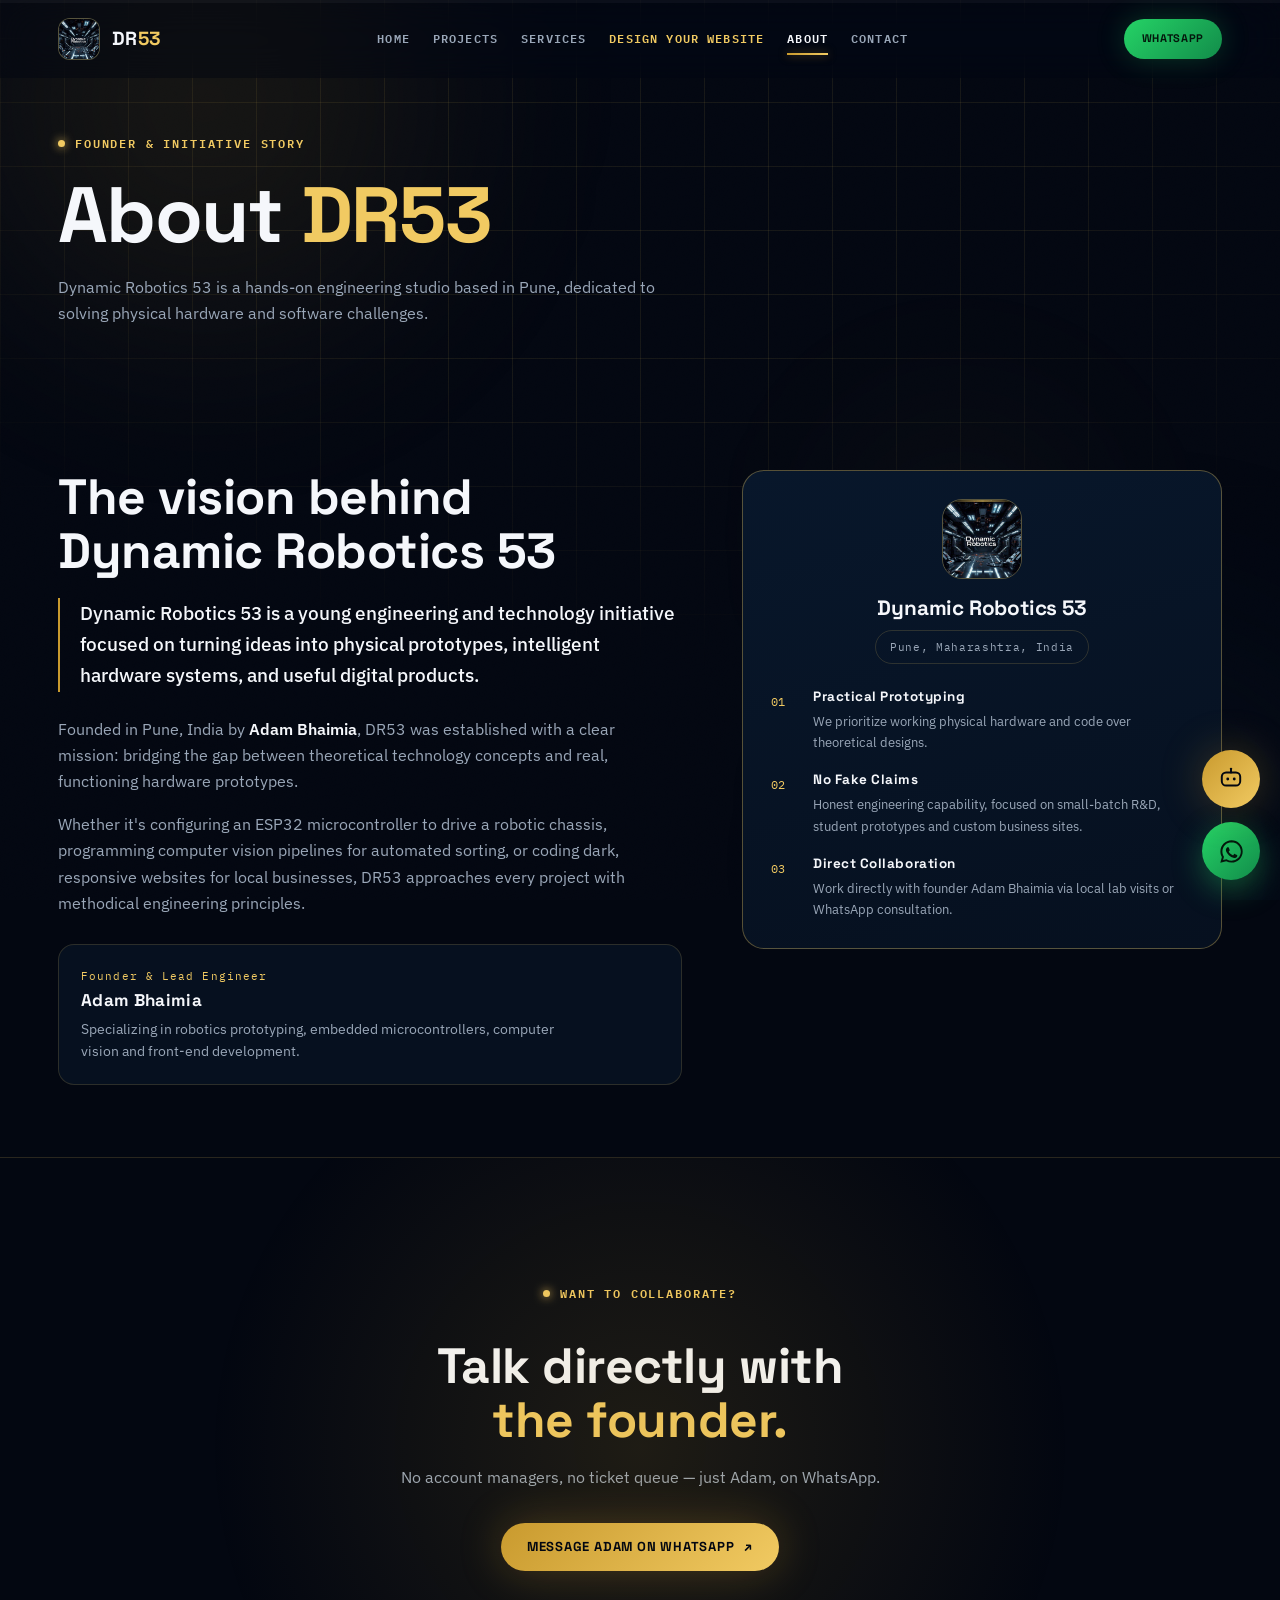
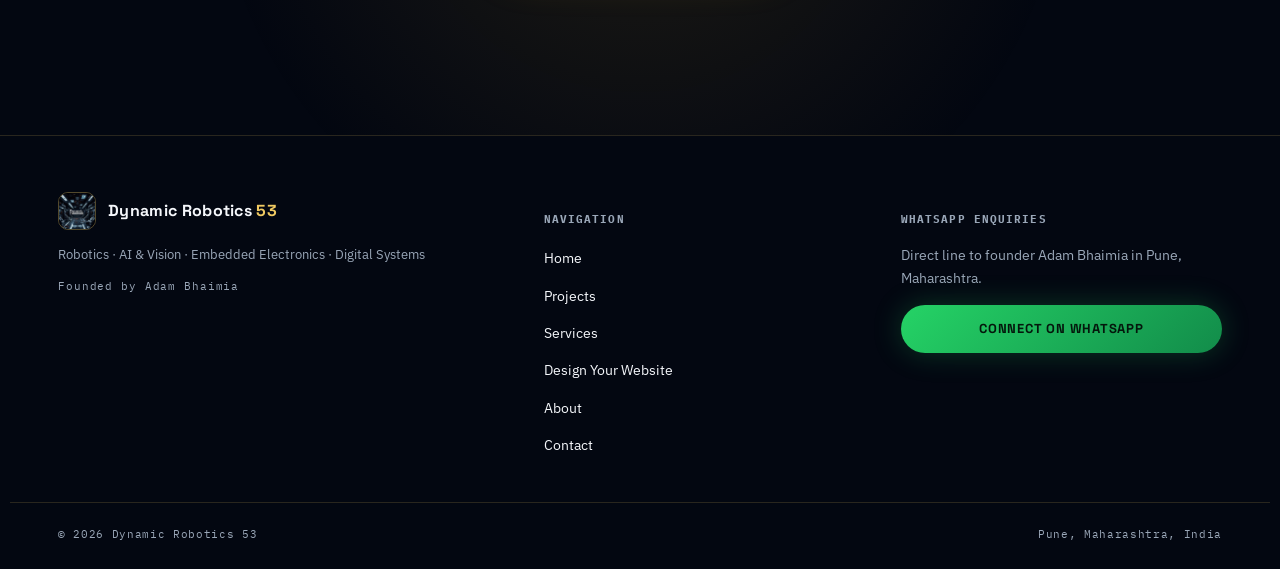
<file: about.html>
<!DOCTYPE html>
<html lang="en">
<head>
<meta charset="UTF-8">
<meta name="viewport" content="width=device-width, initial-scale=1, viewport-fit=cover">
<title>About Adam Bhaimia &amp; DR53 — Dynamic Robotics 53</title>
<meta name="description" content="Learn about Dynamic Robotics 53 (DR53), founded by Adam Bhaimia in Pune, India. Physical hardware engineering, prototyping and modern web development.">
<meta name="theme-color" content="#030711">
<link rel="icon" href="assets/favicon.png" type="image/png">
<link rel="apple-touch-icon" href="assets/logo.png">
<meta property="og:title" content="About DR53 — Dynamic Robotics 53">
<meta property="og:description" content="Founded by Adam Bhaimia in Pune — practical prototyping over theoretical claims.">
<meta property="og:type" content="website">
<meta property="og:image" content="assets/logo.png">
<meta name="twitter:card" content="summary_large_image">
<link rel="preconnect" href="https://fonts.googleapis.com">
<link rel="preconnect" href="https://fonts.gstatic.com" crossorigin>
<link href="https://fonts.googleapis.com/css2?family=Space+Grotesk:wght@500;700&amp;family=IBM+Plex+Sans:wght@400;500;600&amp;family=IBM+Plex+Mono:wght@500;600&amp;display=swap" rel="stylesheet">
<link rel="stylesheet" href="style.css">
</head>
<body>
<a class="skip-link" href="#main">Skip to content</a>

<div class="boot-loader" id="bootLoader" aria-hidden="true">
  <div class="boot-inner">
    <div class="boot-mark">DR<b>53</b></div>
    <div class="boot-label">Engineering Systems / Initializing</div>
    <div class="boot-bar"><span></span></div>
    <div class="boot-status" id="bootStatus">Calibrating interface…</div>
  </div>
</div>

<div class="scroll-progress" aria-hidden="true"><span></span></div>
<div class="bg-noise" aria-hidden="true"></div>
<div class="bg-grid" aria-hidden="true"></div>
<div class="bg-glow" aria-hidden="true"><i></i><i></i><i></i></div>
<div class="bg-particles" id="bgParticles" aria-hidden="true"></div>

<header class="site-header" id="siteHeader">
  <div class="nav-wrap container">
    <a href="index.html" class="nav-brand" aria-label="DR53 home">
      <span class="nav-logo"><img src="assets/logo.png" alt="" onerror="this.parentElement.style.display='none'"></span>
      <span class="nav-wordmark">DR<b>53</b></span>
    </a>
    <nav class="nav-links" aria-label="Primary navigation">
      <a href="index.html" class="nav-link">Home</a>
      <a href="projects.html" class="nav-link">Projects</a>
      <a href="services.html" class="nav-link">Services</a>
      <a href="software.html" class="nav-link nav-link--accent">Design Your Website</a>
      <a href="about.html" class="nav-link is-active">About</a>
      <a href="visit.html" class="nav-link">Contact</a>
    </nav>
    <div class="nav-actions">
      <a href="https://wa.me/918149916052" target="_blank" rel="noopener" class="btn btn-whatsapp btn-sm nav-wa" data-magnetic>WhatsApp</a>
      <button class="nav-toggle" id="navToggle" aria-label="Open navigation" aria-controls="mobileNav" aria-expanded="false">
        <span class="nav-toggle-box"><i></i><i></i><i></i></span>
      </button>
    </div>
  </div>

</header>
  <div class="mobile-nav" id="mobileNav">
    <nav aria-label="Mobile navigation">
      <a href="index.html" class="mobile-link"><span class="mobile-link-label">Home</span><span class="mobile-link-num">01</span></a>
      <a href="projects.html" class="mobile-link"><span class="mobile-link-label">Projects</span><span class="mobile-link-num">02</span></a>
      <a href="services.html" class="mobile-link"><span class="mobile-link-label">Services</span><span class="mobile-link-num">03</span></a>
      <a href="software.html" class="mobile-link mobile-link--accent"><span class="mobile-link-label">Design Your Website</span><span class="mobile-link-num">04</span></a>
      <a href="about.html" class="mobile-link is-active"><span class="mobile-link-label">About</span><span class="mobile-link-num">05</span></a>
      <a href="visit.html" class="mobile-link"><span class="mobile-link-label">Contact</span><span class="mobile-link-num">06</span></a>
    </nav>
    <div class="mobile-nav-foot">
      <a href="https://wa.me/918149916052?text=Hi%20Adam%2C%20I%20want%20to%20start%20a%20DR53%20project." target="_blank" rel="noopener" class="btn btn-whatsapp btn-lg">Message Adam on WhatsApp</a>
      <span class="mobile-nav-tag">DR53 · Pune, Maharashtra, India</span>
    </div>
  </div>

<main id="main">
  <section class="section section-tight" style="padding-top:calc(var(--nav-h) + 50px);">
    <div class="container" data-reveal>
      <span class="kicker">Founder &amp; Initiative Story</span>
      <h1>About <span class="gold-text">DR53</span></h1>
      <p style="font-size:16px;max-width:60ch;margin-top:16px;">Dynamic Robotics 53 is a hands-on engineering studio based in Pune, dedicated to solving physical hardware and software challenges.</p>
    </div>
  </section>

  <section class="section section-tight">
    <div class="container about-grid">
      <div data-reveal>
        <h2 style="margin-bottom:20px;">The vision behind Dynamic Robotics 53</h2>
        <p class="about-lead">Dynamic Robotics 53 is a young engineering and technology initiative focused on turning ideas into physical prototypes, intelligent hardware systems, and useful digital products.</p>
        <p>Founded in Pune, India by <strong>Adam Bhaimia</strong>, DR53 was established with a clear mission: bridging the gap between theoretical technology concepts and real, functioning hardware prototypes.</p>
        <p>Whether it's configuring an ESP32 microcontroller to drive a robotic chassis, programming computer vision pipelines for automated sorting, or coding dark, responsive websites for local businesses, DR53 approaches every project with methodical engineering principles.</p>

        <div class="founder-strip">
          <div>
            <span>Founder &amp; Lead Engineer</span>
            <h4 style="font-size:17px;">Adam Bhaimia</h4>
            <p style="margin:0;font-size:13.5px;">Specializing in robotics prototyping, embedded microcontrollers, computer vision and front-end development.</p>
          </div>
        </div>
      </div>

      <div class="identity-card" data-reveal data-spotlight>
        <div class="identity-mark"><img src="assets/logo.png" alt="Dynamic Robotics 53 identity mark" onerror="this.parentElement.style.display='none'"><div class="core-scan" aria-hidden="true"></div></div>
        <h3>Dynamic Robotics 53</h3>
        <span class="location-badge">Pune, Maharashtra, India</span>

        <div class="pillars">
          <div class="pillar"><span class="pillar-num">01</span><div><h4>Practical Prototyping</h4><p>We prioritize working physical hardware and code over theoretical designs.</p></div></div>
          <div class="pillar"><span class="pillar-num">02</span><div><h4>No Fake Claims</h4><p>Honest engineering capability, focused on small-batch R&amp;D, student prototypes and custom business sites.</p></div></div>
          <div class="pillar"><span class="pillar-num">03</span><div><h4>Direct Collaboration</h4><p>Work directly with founder Adam Bhaimia via local lab visits or WhatsApp consultation.</p></div></div>
        </div>
      </div>
    </div>
  </section>

  <section class="cta-band" data-reveal>
    <div class="cta-glow" aria-hidden="true"></div>
    <div class="container">
      <span class="kicker">Want to Collaborate?</span>
      <h2>Talk directly with<br><span class="gold-text">the founder.</span></h2>
      <p class="center">No account managers, no ticket queue — just Adam, on WhatsApp.</p>
      <div class="hero-ctas center">
        <a class="btn btn-primary" href="https://wa.me/918149916052?text=Hi%20Adam%2C%20I%20found%20your%20About%20page%20and%20want%20to%20connect." target="_blank" rel="noopener" data-magnetic>Message Adam on WhatsApp <span class="arrow">↗</span></a>
      </div>
    </div>
  </section>
</main>

<footer class="site-footer">
  <div class="container footer-grid">
    <div class="footer-brand">
      <div class="footer-brand-row">
        <span class="footer-logo"><img src="assets/logo.png" alt="" onerror="this.parentElement.style.display='none'"></span>
        <span class="footer-name">Dynamic Robotics <span class="gold-text">53</span></span>
      </div>
      <p>Robotics · AI &amp; Vision · Embedded Electronics · Digital Systems</p>
      <div class="founder-credit">Founded by Adam Bhaimia</div>
    </div>
    <div class="footer-links">
      <h5>Navigation</h5>
      <ul>
        <li><a href="index.html">Home</a></li>
        <li><a href="projects.html">Projects</a></li>
        <li><a href="services.html">Services</a></li>
        <li><a href="software.html">Design Your Website</a></li>
        <li><a href="about.html">About</a></li>
        <li><a href="visit.html">Contact</a></li>
      </ul>
    </div>
    <div class="footer-contact">
      <h5>WhatsApp Enquiries</h5>
      <p style="font-size:13.5px;margin-bottom:16px;">Direct line to founder Adam Bhaimia in Pune, Maharashtra.</p>
      <a href="https://wa.me/918149916052" target="_blank" rel="noopener" class="btn btn-whatsapp btn-block">Connect on WhatsApp</a>
    </div>
  </div>
  <div class="container footer-bottom">
    <span>© 2026 Dynamic Robotics 53</span>
    <span>Pune, Maharashtra, India</span>
  </div>
</footer>

<a href="https://wa.me/918149916052" target="_blank" rel="noopener" class="wa-float" aria-label="Chat with DR53 on WhatsApp">
  <svg viewBox="0 0 24 24"><path fill="currentColor" d="M12.04 2c-5.46 0-9.91 4.45-9.91 9.91 0 1.75.46 3.45 1.32 4.95L2.05 22l5.25-1.38c1.45.79 3.08 1.21 4.74 1.21 5.46 0 9.91-4.45 9.91-9.91 0-2.65-1.03-5.14-2.9-7.01A9.84 9.84 0 0 0 12.04 2m.01 1.67c4.54 0 8.24 3.7 8.24 8.24 0 2.2-.86 4.27-2.42 5.82a8.19 8.19 0 0 1-5.83 2.42c-1.46 0-2.89-.39-4.14-1.13l-.3-.18-3.08.81.82-3-.19-.31c-.81-1.3-1.24-2.81-1.24-4.37 0-4.54 3.7-8.24 8.24-8.24m4.52 11.23c-.25-.13-1.47-.72-1.7-.81-.23-.08-.39-.13-.56.13-.17.25-.66.81-.81.98-.15.17-.3.19-.55.06-.25-.13-1.05-.39-2-1.23-.74-.66-1.24-1.47-1.39-1.72-.15-.25-.02-.38.11-.51.11-.11.25-.29.37-.44.13-.15.17-.25.25-.42.08-.17.04-.31-.02-.44-.06-.13-.56-1.34-.76-1.84-.2-.48-.4-.42-.56-.43h-.48c-.17 0-.44.06-.67.31-.23.25-.88.86-.88 2.1 0 1.24.9 2.44 1.03 2.61.13.17 1.76 2.68 4.26 3.76.6.26 1.06.41 1.42.53.6.19 1.15.16 1.58.1.48-.07 1.47-.6 1.68-1.18.21-.58.21-1.07.15-1.18-.07-.1-.23-.17-.48-.3z"/></svg>
</a>

<button class="back-top" id="backTop" aria-label="Back to top">↑</button>

<script src="script.js"></script>
</body>
</html>
</file>
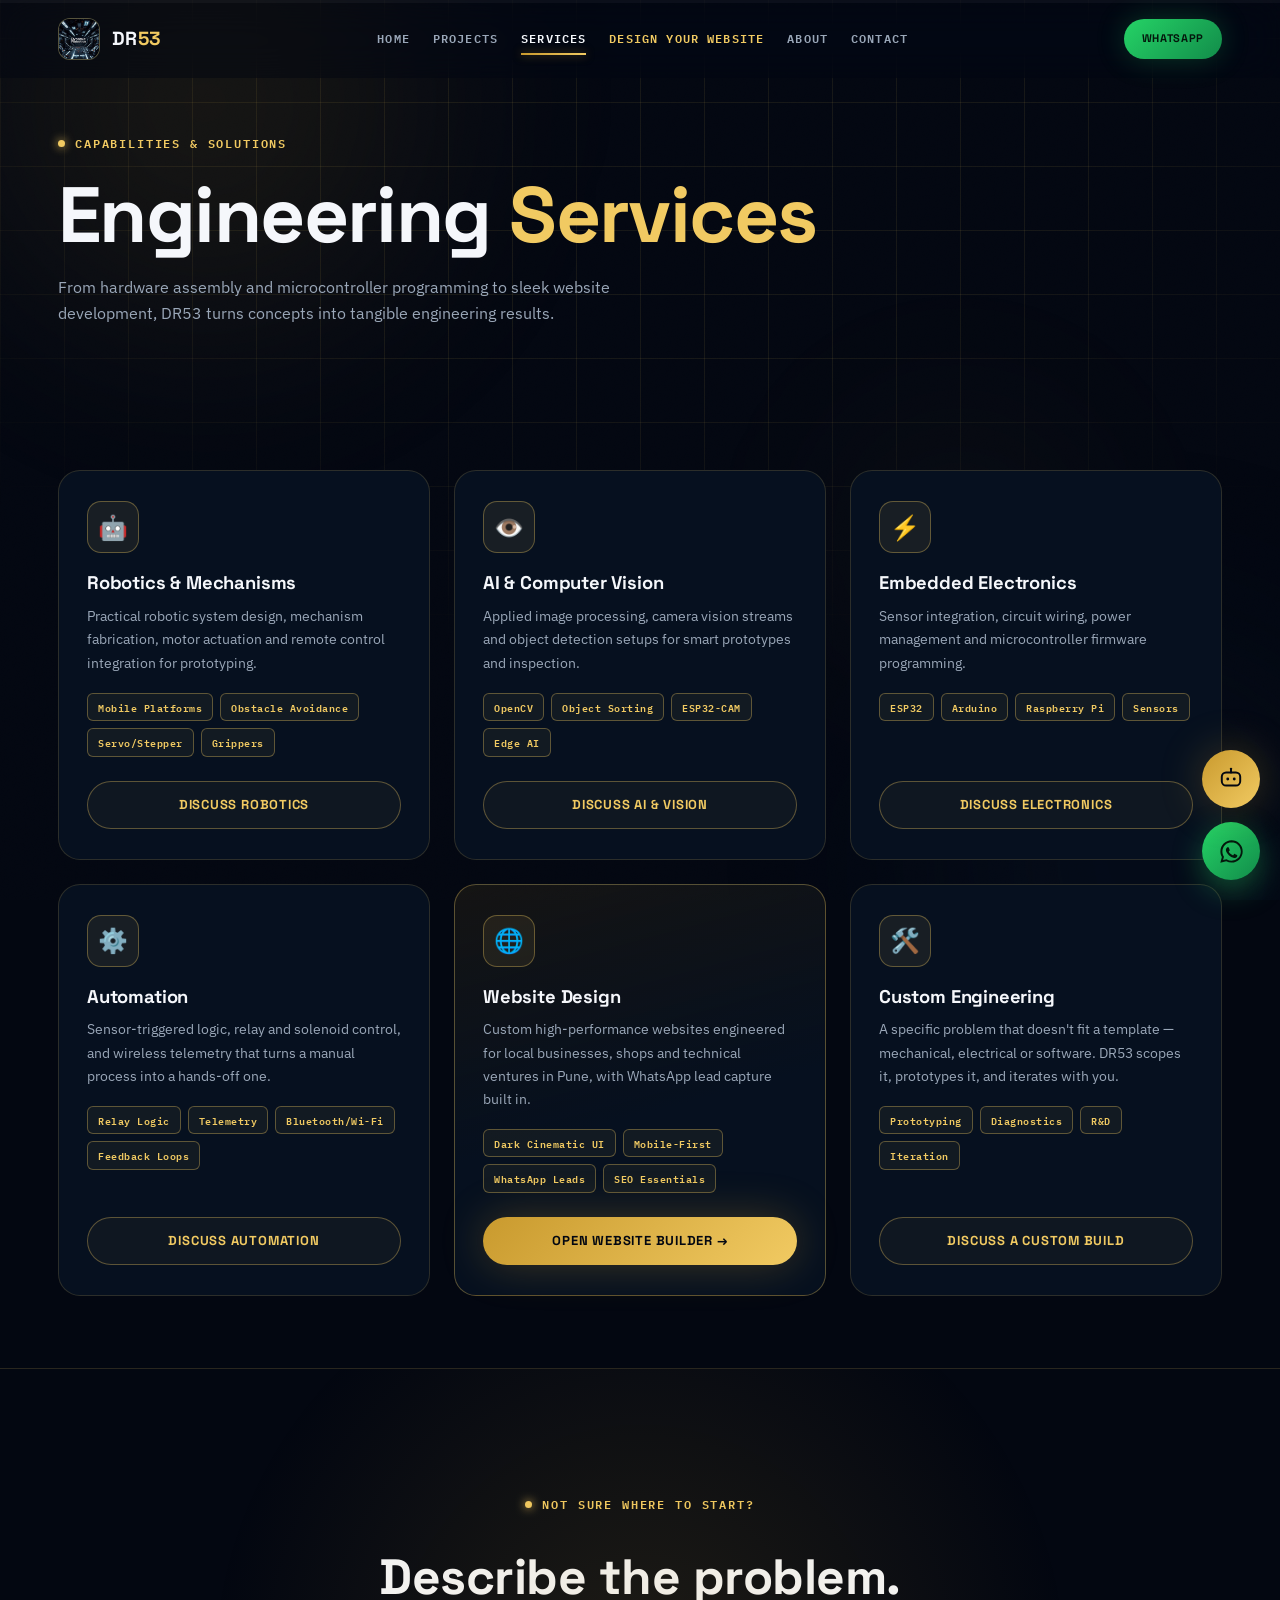
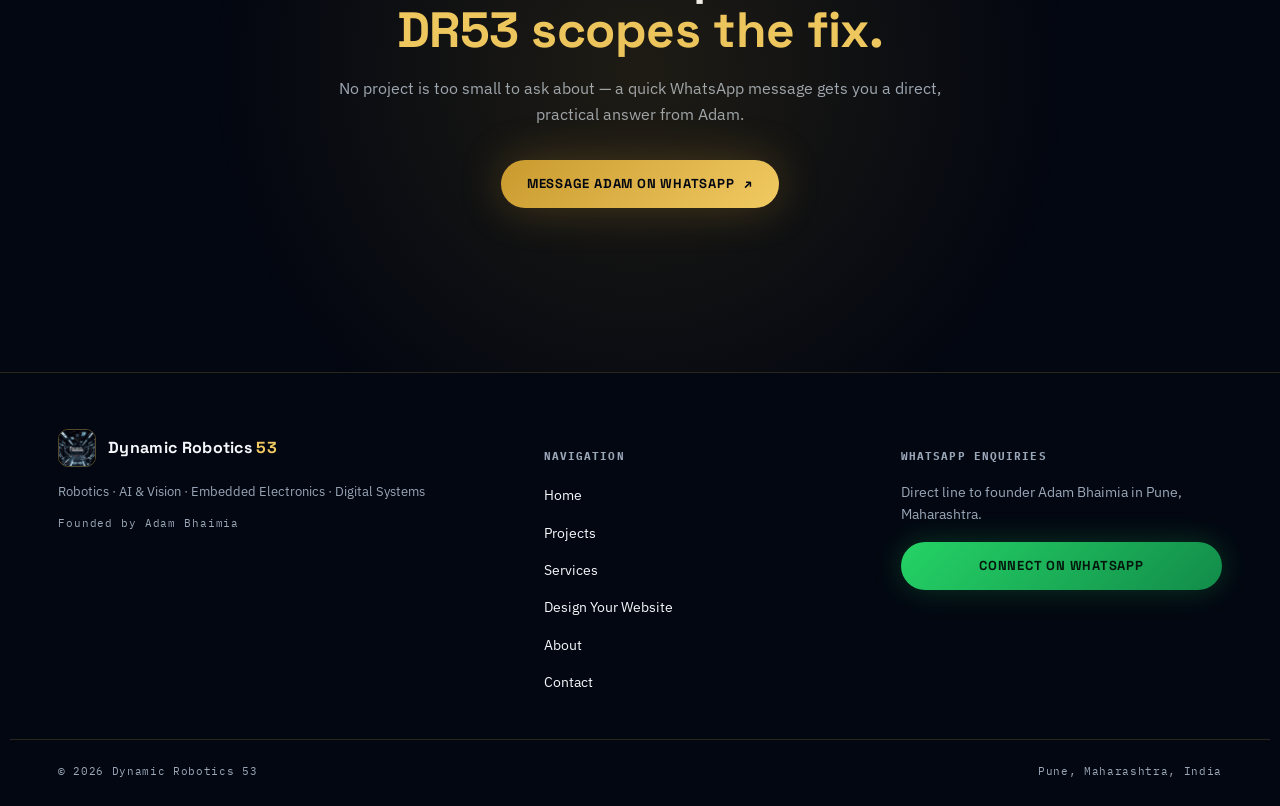
<file: services.html>
<!DOCTYPE html>
<html lang="en">
<head>
<meta charset="UTF-8">
<meta name="viewport" content="width=device-width, initial-scale=1, viewport-fit=cover">
<title>Engineering Services — Dynamic Robotics 53</title>
<meta name="description" content="Robotics, AI &amp; computer vision, embedded electronics, automation, website design and custom engineering services from Dynamic Robotics 53 in Pune.">
<meta name="theme-color" content="#030711">
<link rel="icon" href="assets/favicon.png" type="image/png">
<link rel="apple-touch-icon" href="assets/logo.png">
<meta property="og:title" content="Engineering Services — Dynamic Robotics 53">
<meta property="og:description" content="Robotics, AI vision, embedded electronics, automation and website design, engineered in Pune.">
<meta property="og:type" content="website">
<meta property="og:image" content="assets/logo.png">
<meta name="twitter:card" content="summary_large_image">
<link rel="preconnect" href="https://fonts.googleapis.com">
<link rel="preconnect" href="https://fonts.gstatic.com" crossorigin>
<link href="https://fonts.googleapis.com/css2?family=Space+Grotesk:wght@500;700&amp;family=IBM+Plex+Sans:wght@400;500;600&amp;family=IBM+Plex+Mono:wght@500;600&amp;display=swap" rel="stylesheet">
<link rel="stylesheet" href="style.css">
</head>
<body>
<a class="skip-link" href="#main">Skip to content</a>

<div class="boot-loader" id="bootLoader" aria-hidden="true">
  <div class="boot-inner">
    <div class="boot-mark">DR<b>53</b></div>
    <div class="boot-label">Engineering Systems / Initializing</div>
    <div class="boot-bar"><span></span></div>
    <div class="boot-status" id="bootStatus">Calibrating interface…</div>
  </div>
</div>

<div class="scroll-progress" aria-hidden="true"><span></span></div>
<div class="bg-noise" aria-hidden="true"></div>
<div class="bg-grid" aria-hidden="true"></div>
<div class="bg-glow" aria-hidden="true"><i></i><i></i><i></i></div>
<div class="bg-particles" id="bgParticles" aria-hidden="true"></div>

<header class="site-header" id="siteHeader">
  <div class="nav-wrap container">
    <a href="index.html" class="nav-brand" aria-label="DR53 home">
      <span class="nav-logo"><img src="assets/logo.png" alt="" onerror="this.parentElement.style.display='none'"></span>
      <span class="nav-wordmark">DR<b>53</b></span>
    </a>
    <nav class="nav-links" aria-label="Primary navigation">
      <a href="index.html" class="nav-link">Home</a>
      <a href="projects.html" class="nav-link">Projects</a>
      <a href="services.html" class="nav-link is-active">Services</a>
      <a href="software.html" class="nav-link nav-link--accent">Design Your Website</a>
      <a href="about.html" class="nav-link">About</a>
      <a href="visit.html" class="nav-link">Contact</a>
    </nav>
    <div class="nav-actions">
      <a href="https://wa.me/918149916052" target="_blank" rel="noopener" class="btn btn-whatsapp btn-sm nav-wa" data-magnetic>WhatsApp</a>
      <button class="nav-toggle" id="navToggle" aria-label="Open navigation" aria-controls="mobileNav" aria-expanded="false">
        <span class="nav-toggle-box"><i></i><i></i><i></i></span>
      </button>
    </div>
  </div>

</header>
  <div class="mobile-nav" id="mobileNav">
    <nav aria-label="Mobile navigation">
      <a href="index.html" class="mobile-link"><span class="mobile-link-label">Home</span><span class="mobile-link-num">01</span></a>
      <a href="projects.html" class="mobile-link"><span class="mobile-link-label">Projects</span><span class="mobile-link-num">02</span></a>
      <a href="services.html" class="mobile-link is-active"><span class="mobile-link-label">Services</span><span class="mobile-link-num">03</span></a>
      <a href="software.html" class="mobile-link mobile-link--accent"><span class="mobile-link-label">Design Your Website</span><span class="mobile-link-num">04</span></a>
      <a href="about.html" class="mobile-link"><span class="mobile-link-label">About</span><span class="mobile-link-num">05</span></a>
      <a href="visit.html" class="mobile-link"><span class="mobile-link-label">Contact</span><span class="mobile-link-num">06</span></a>
    </nav>
    <div class="mobile-nav-foot">
      <a href="https://wa.me/918149916052?text=Hi%20Adam%2C%20I%20want%20to%20start%20a%20DR53%20project." target="_blank" rel="noopener" class="btn btn-whatsapp btn-lg">Message Adam on WhatsApp</a>
      <span class="mobile-nav-tag">DR53 · Pune, Maharashtra, India</span>
    </div>
  </div>

<main id="main">
  <section class="section section-tight" style="padding-top:calc(var(--nav-h) + 50px);">
    <div class="container" data-reveal>
      <span class="kicker">Capabilities &amp; Solutions</span>
      <h1>Engineering <span class="gold-text">Services</span></h1>
      <p style="font-size:16px;max-width:60ch;margin-top:16px;">From hardware assembly and microcontroller programming to sleek website development, DR53 turns concepts into tangible engineering results.</p>
    </div>
  </section>

  <section class="section section-tight">
    <div class="container">
      <div class="services-grid">

        <article class="service-card" data-reveal data-spotlight>
          <div class="service-icon">🤖</div>
          <h3>Robotics &amp; Mechanisms</h3>
          <p>Practical robotic system design, mechanism fabrication, motor actuation and remote control integration for prototyping.</p>
          <div class="service-tags"><b>Mobile Platforms</b><b>Obstacle Avoidance</b><b>Servo/Stepper</b><b>Grippers</b></div>
          <a href="https://wa.me/918149916052?text=Hi%20Adam%2C%20I%20am%20interested%20in%20your%20Robotics%20Services." target="_blank" rel="noopener" class="btn btn-secondary btn-block">Discuss Robotics</a>
        </article>

        <article class="service-card" data-reveal data-spotlight>
          <div class="service-icon">👁️</div>
          <h3>AI &amp; Computer Vision</h3>
          <p>Applied image processing, camera vision streams and object detection setups for smart prototypes and inspection.</p>
          <div class="service-tags"><b>OpenCV</b><b>Object Sorting</b><b>ESP32-CAM</b><b>Edge AI</b></div>
          <a href="https://wa.me/918149916052?text=Hi%20Adam%2C%20I%20am%20interested%20in%20AI%2FVision%20solutions." target="_blank" rel="noopener" class="btn btn-secondary btn-block">Discuss AI &amp; Vision</a>
        </article>

        <article class="service-card" data-reveal data-spotlight>
          <div class="service-icon">⚡</div>
          <h3>Embedded Electronics</h3>
          <p>Sensor integration, circuit wiring, power management and microcontroller firmware programming.</p>
          <div class="service-tags"><b>ESP32</b><b>Arduino</b><b>Raspberry Pi</b><b>Sensors</b></div>
          <a href="https://wa.me/918149916052?text=Hi%20Adam%2C%20I%20need%20help%20with%20an%20Electronics%2FEmbedded%20project." target="_blank" rel="noopener" class="btn btn-secondary btn-block">Discuss Electronics</a>
        </article>

        <article class="service-card" data-reveal data-spotlight>
          <div class="service-icon">⚙️</div>
          <h3>Automation</h3>
          <p>Sensor-triggered logic, relay and solenoid control, and wireless telemetry that turns a manual process into a hands-off one.</p>
          <div class="service-tags"><b>Relay Logic</b><b>Telemetry</b><b>Bluetooth/Wi-Fi</b><b>Feedback Loops</b></div>
          <a href="https://wa.me/918149916052?text=Hi%20Adam%2C%20I%20want%20to%20discuss%20an%20Automation%20project." target="_blank" rel="noopener" class="btn btn-secondary btn-block">Discuss Automation</a>
        </article>

        <article class="service-card service-card--accent" data-reveal data-spotlight>
          <div class="service-icon">🌐</div>
          <h3>Website Design</h3>
          <p>Custom high-performance websites engineered for local businesses, shops and technical ventures in Pune, with WhatsApp lead capture built in.</p>
          <div class="service-tags"><b>Dark Cinematic UI</b><b>Mobile-First</b><b>WhatsApp Leads</b><b>SEO Essentials</b></div>
          <a href="software.html" class="btn btn-primary btn-block">Open Website Builder →</a>
        </article>

        <article class="service-card" data-reveal data-spotlight>
          <div class="service-icon">🛠️</div>
          <h3>Custom Engineering</h3>
          <p>A specific problem that doesn't fit a template — mechanical, electrical or software. DR53 scopes it, prototypes it, and iterates with you.</p>
          <div class="service-tags"><b>Prototyping</b><b>Diagnostics</b><b>R&amp;D</b><b>Iteration</b></div>
          <a href="https://wa.me/918149916052?text=Hi%20Adam%2C%20I%20have%20a%20custom%20engineering%20problem%20to%20discuss." target="_blank" rel="noopener" class="btn btn-secondary btn-block">Discuss a Custom Build</a>
        </article>

      </div>
    </div>
  </section>

  <section class="cta-band" data-reveal>
    <div class="cta-glow" aria-hidden="true"></div>
    <div class="container">
      <span class="kicker">Not Sure Where to Start?</span>
      <h2>Describe the problem.<br><span class="gold-text">DR53 scopes the fix.</span></h2>
      <p class="center">No project is too small to ask about — a quick WhatsApp message gets you a direct, practical answer from Adam.</p>
      <div class="hero-ctas center">
        <a class="btn btn-primary" href="https://wa.me/918149916052?text=Hi%20Adam%2C%20I%20want%20to%20discuss%20a%20DR53%20service." target="_blank" rel="noopener" data-magnetic>Message Adam on WhatsApp <span class="arrow">↗</span></a>
      </div>
    </div>
  </section>
</main>

<footer class="site-footer">
  <div class="container footer-grid">
    <div class="footer-brand">
      <div class="footer-brand-row">
        <span class="footer-logo"><img src="assets/logo.png" alt="" onerror="this.parentElement.style.display='none'"></span>
        <span class="footer-name">Dynamic Robotics <span class="gold-text">53</span></span>
      </div>
      <p>Robotics · AI &amp; Vision · Embedded Electronics · Digital Systems</p>
      <div class="founder-credit">Founded by Adam Bhaimia</div>
    </div>
    <div class="footer-links">
      <h5>Navigation</h5>
      <ul>
        <li><a href="index.html">Home</a></li>
        <li><a href="projects.html">Projects</a></li>
        <li><a href="services.html">Services</a></li>
        <li><a href="software.html">Design Your Website</a></li>
        <li><a href="about.html">About</a></li>
        <li><a href="visit.html">Contact</a></li>
      </ul>
    </div>
    <div class="footer-contact">
      <h5>WhatsApp Enquiries</h5>
      <p style="font-size:13.5px;margin-bottom:16px;">Direct line to founder Adam Bhaimia in Pune, Maharashtra.</p>
      <a href="https://wa.me/918149916052" target="_blank" rel="noopener" class="btn btn-whatsapp btn-block">Connect on WhatsApp</a>
    </div>
  </div>
  <div class="container footer-bottom">
    <span>© 2026 Dynamic Robotics 53</span>
    <span>Pune, Maharashtra, India</span>
  </div>
</footer>

<a href="https://wa.me/918149916052" target="_blank" rel="noopener" class="wa-float" aria-label="Chat with DR53 on WhatsApp">
  <svg viewBox="0 0 24 24"><path fill="currentColor" d="M12.04 2c-5.46 0-9.91 4.45-9.91 9.91 0 1.75.46 3.45 1.32 4.95L2.05 22l5.25-1.38c1.45.79 3.08 1.21 4.74 1.21 5.46 0 9.91-4.45 9.91-9.91 0-2.65-1.03-5.14-2.9-7.01A9.84 9.84 0 0 0 12.04 2m.01 1.67c4.54 0 8.24 3.7 8.24 8.24 0 2.2-.86 4.27-2.42 5.82a8.19 8.19 0 0 1-5.83 2.42c-1.46 0-2.89-.39-4.14-1.13l-.3-.18-3.08.81.82-3-.19-.31c-.81-1.3-1.24-2.81-1.24-4.37 0-4.54 3.7-8.24 8.24-8.24m4.52 11.23c-.25-.13-1.47-.72-1.7-.81-.23-.08-.39-.13-.56.13-.17.25-.66.81-.81.98-.15.17-.3.19-.55.06-.25-.13-1.05-.39-2-1.23-.74-.66-1.24-1.47-1.39-1.72-.15-.25-.02-.38.11-.51.11-.11.25-.29.37-.44.13-.15.17-.25.25-.42.08-.17.04-.31-.02-.44-.06-.13-.56-1.34-.76-1.84-.2-.48-.4-.42-.56-.43h-.48c-.17 0-.44.06-.67.31-.23.25-.88.86-.88 2.1 0 1.24.9 2.44 1.03 2.61.13.17 1.76 2.68 4.26 3.76.6.26 1.06.41 1.42.53.6.19 1.15.16 1.58.1.48-.07 1.47-.6 1.68-1.18.21-.58.21-1.07.15-1.18-.07-.1-.23-.17-.48-.3z"/></svg>
</a>

<button class="back-top" id="backTop" aria-label="Back to top">↑</button>

<script src="script.js"></script>
</body>
</html>
</file>
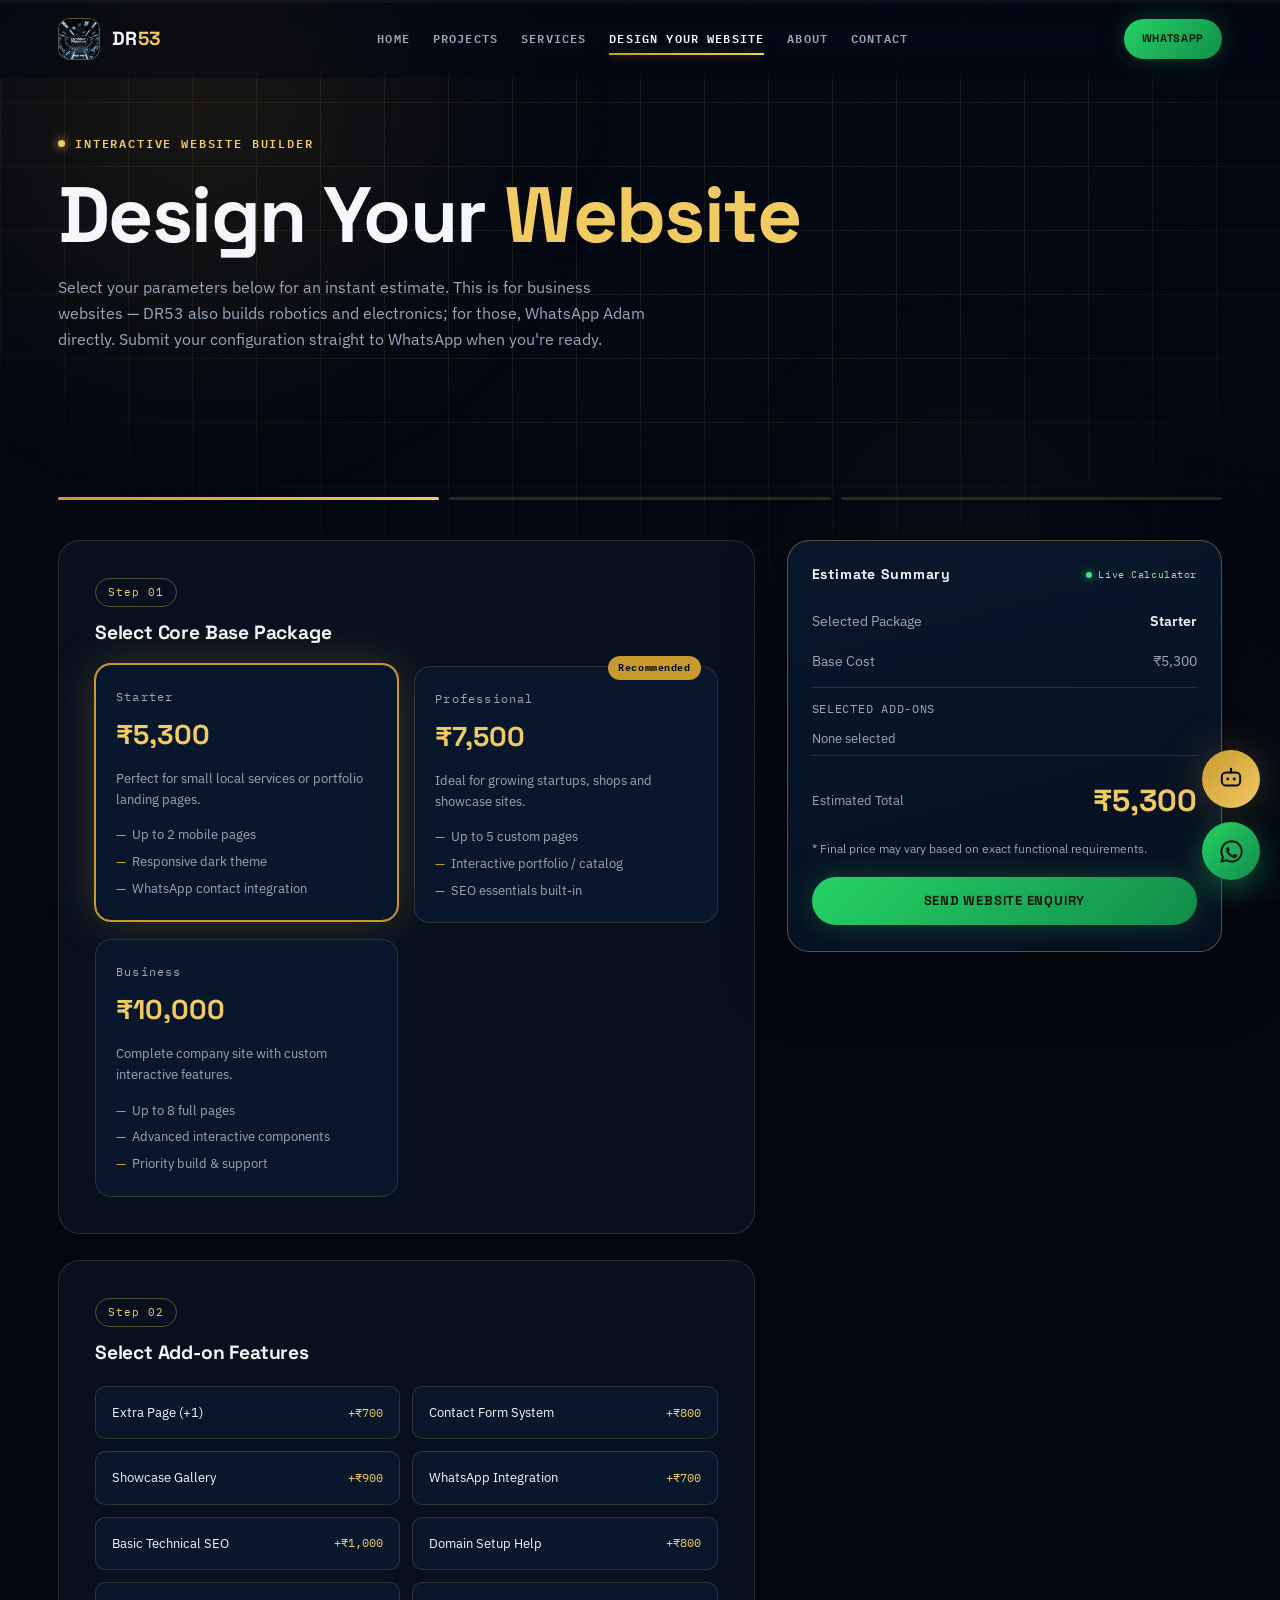
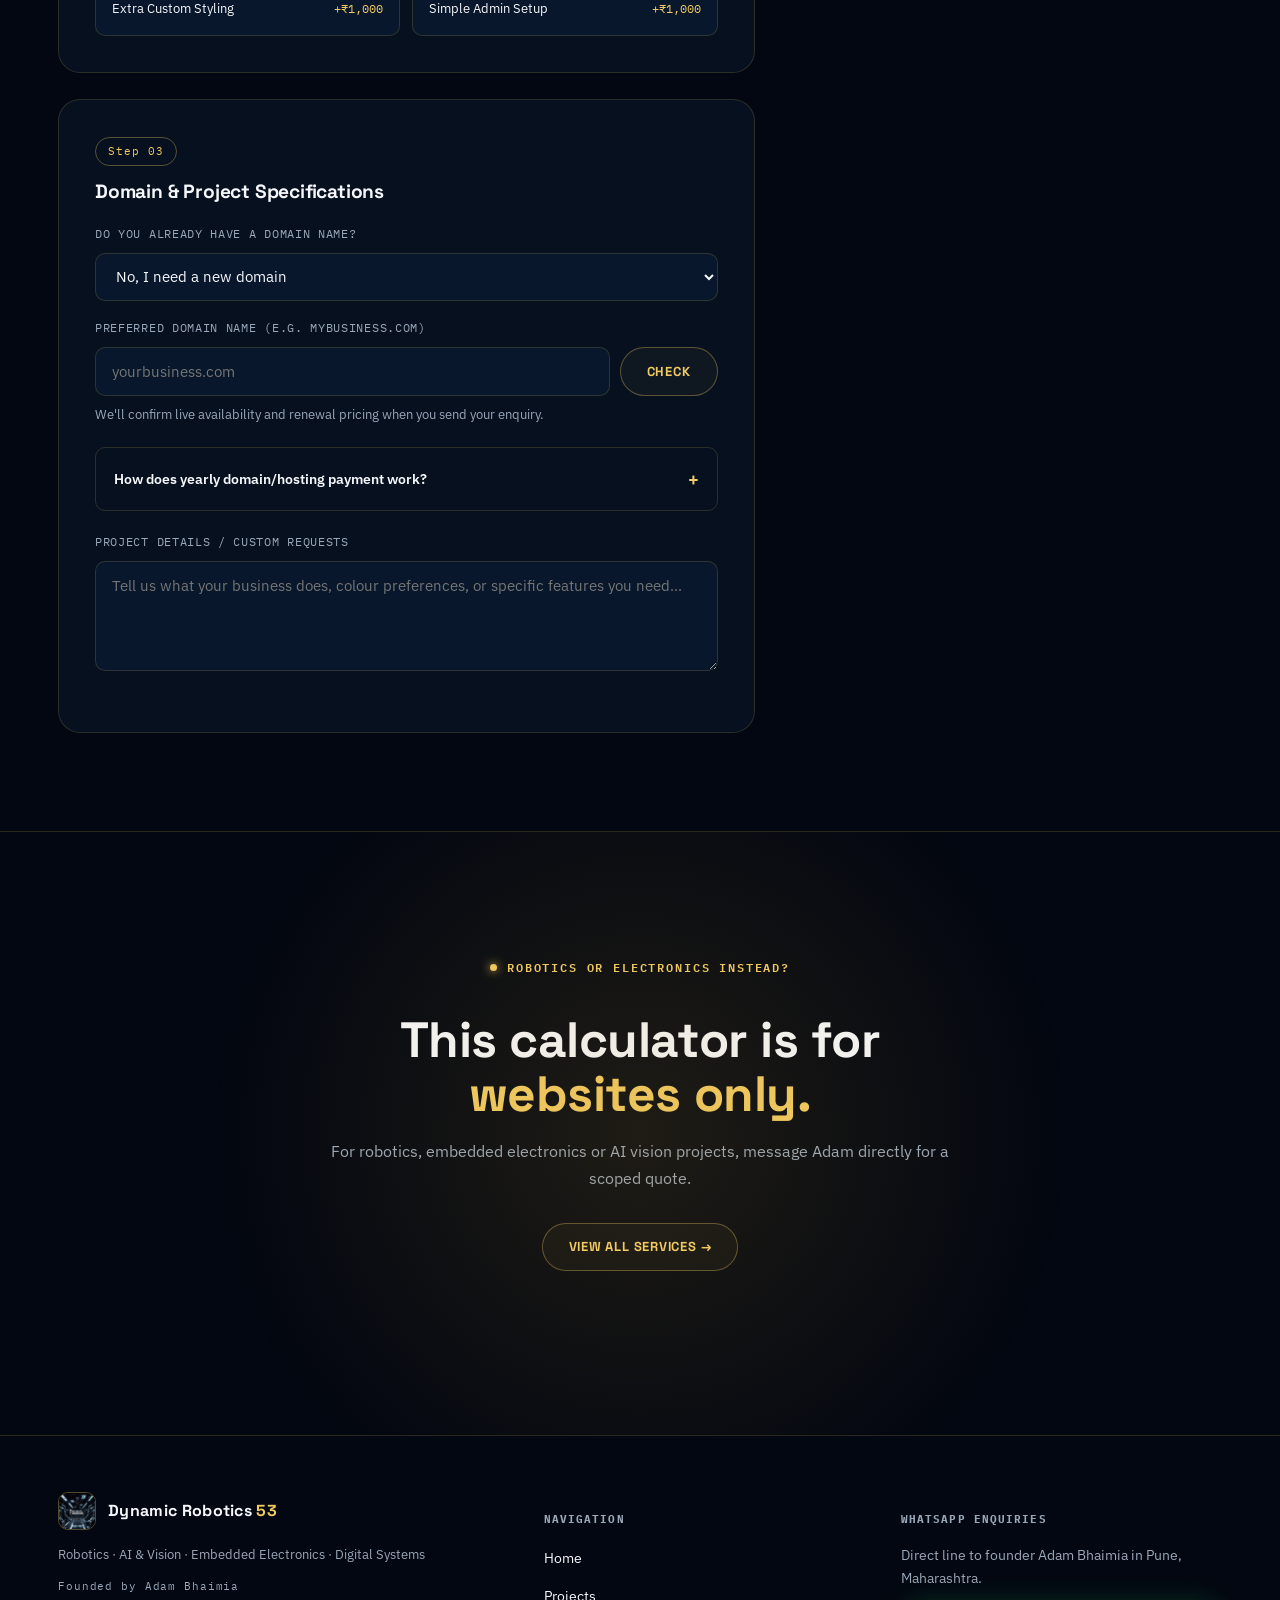
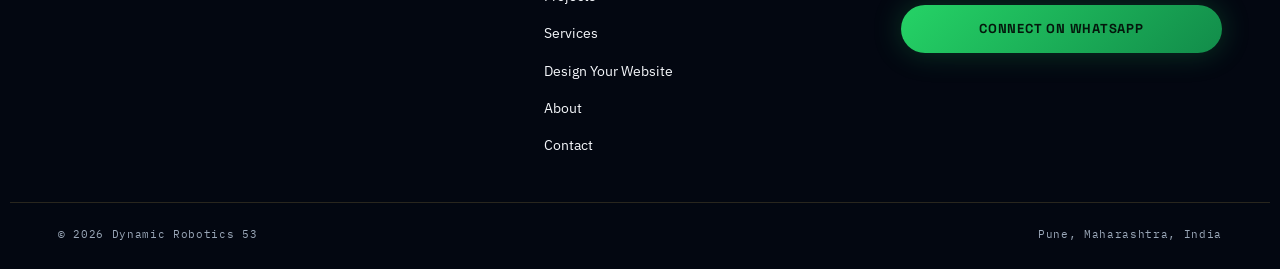
<file: software.html>
<!DOCTYPE html>
<html lang="en">
<head>
<meta charset="UTF-8">
<meta name="viewport" content="width=device-width, initial-scale=1, viewport-fit=cover">
<title>Design Your Website — Instant Estimate | Dynamic Robotics 53</title>
<meta name="description" content="Configure your custom business website with DR53's live estimate calculator. Dark, premium, mobile-first web development in Pune — starting at ₹5,300.">
<meta name="theme-color" content="#030711">
<link rel="icon" href="assets/favicon.png" type="image/png">
<link rel="apple-touch-icon" href="assets/logo.png">
<meta property="og:title" content="Design Your Website — Dynamic Robotics 53">
<meta property="og:description" content="Pick a package, add features, get an instant estimate — sent straight to WhatsApp.">
<meta property="og:type" content="website">
<meta property="og:image" content="assets/logo.png">
<meta name="twitter:card" content="summary_large_image">
<link rel="preconnect" href="https://fonts.googleapis.com">
<link rel="preconnect" href="https://fonts.gstatic.com" crossorigin>
<link href="https://fonts.googleapis.com/css2?family=Space+Grotesk:wght@500;700&amp;family=IBM+Plex+Sans:wght@400;500;600&amp;family=IBM+Plex+Mono:wght@500;600&amp;display=swap" rel="stylesheet">
<link rel="stylesheet" href="style.css">
</head>
<body>
<a class="skip-link" href="#main">Skip to content</a>

<div class="boot-loader" id="bootLoader" aria-hidden="true">
  <div class="boot-inner">
    <div class="boot-mark">DR<b>53</b></div>
    <div class="boot-label">Engineering Systems / Initializing</div>
    <div class="boot-bar"><span></span></div>
    <div class="boot-status" id="bootStatus">Calibrating interface…</div>
  </div>
</div>

<div class="scroll-progress" aria-hidden="true"><span></span></div>
<div class="bg-noise" aria-hidden="true"></div>
<div class="bg-grid" aria-hidden="true"></div>
<div class="bg-glow" aria-hidden="true"><i></i><i></i><i></i></div>
<div class="bg-particles" id="bgParticles" aria-hidden="true"></div>

<header class="site-header" id="siteHeader">
  <div class="nav-wrap container">
    <a href="index.html" class="nav-brand" aria-label="DR53 home">
      <span class="nav-logo"><img src="assets/logo.png" alt="" onerror="this.parentElement.style.display='none'"></span>
      <span class="nav-wordmark">DR<b>53</b></span>
    </a>
    <nav class="nav-links" aria-label="Primary navigation">
      <a href="index.html" class="nav-link">Home</a>
      <a href="projects.html" class="nav-link">Projects</a>
      <a href="services.html" class="nav-link">Services</a>
      <a href="software.html" class="nav-link nav-link--accent is-active">Design Your Website</a>
      <a href="about.html" class="nav-link">About</a>
      <a href="visit.html" class="nav-link">Contact</a>
    </nav>
    <div class="nav-actions">
      <a href="https://wa.me/918149916052" target="_blank" rel="noopener" class="btn btn-whatsapp btn-sm nav-wa" data-magnetic>WhatsApp</a>
      <button class="nav-toggle" id="navToggle" aria-label="Open navigation" aria-controls="mobileNav" aria-expanded="false">
        <span class="nav-toggle-box"><i></i><i></i><i></i></span>
      </button>
    </div>
  </div>

</header>
  <div class="mobile-nav" id="mobileNav">
    <nav aria-label="Mobile navigation">
      <a href="index.html" class="mobile-link"><span class="mobile-link-label">Home</span><span class="mobile-link-num">01</span></a>
      <a href="projects.html" class="mobile-link"><span class="mobile-link-label">Projects</span><span class="mobile-link-num">02</span></a>
      <a href="services.html" class="mobile-link"><span class="mobile-link-label">Services</span><span class="mobile-link-num">03</span></a>
      <a href="software.html" class="mobile-link mobile-link--accent is-active"><span class="mobile-link-label">Design Your Website</span><span class="mobile-link-num">04</span></a>
      <a href="about.html" class="mobile-link"><span class="mobile-link-label">About</span><span class="mobile-link-num">05</span></a>
      <a href="visit.html" class="mobile-link"><span class="mobile-link-label">Contact</span><span class="mobile-link-num">06</span></a>
    </nav>
    <div class="mobile-nav-foot">
      <a href="https://wa.me/918149916052?text=Hi%20Adam%2C%20I%20want%20to%20start%20a%20DR53%20project." target="_blank" rel="noopener" class="btn btn-whatsapp btn-lg">Message Adam on WhatsApp</a>
      <span class="mobile-nav-tag">DR53 · Pune, Maharashtra, India</span>
    </div>
  </div>

<main id="main">
  <section class="section section-tight" style="padding-top:calc(var(--nav-h) + 50px);">
    <div class="container" data-reveal>
      <span class="kicker">Interactive Website Builder</span>
      <h1>Design Your <span class="gold-text">Website</span></h1>
      <p style="font-size:16px;max-width:60ch;margin-top:16px;">Select your parameters below for an instant estimate. This is for business websites — DR53 also builds robotics and electronics; for those, WhatsApp Adam directly. Submit your configuration straight to WhatsApp when you're ready.</p>
    </div>
  </section>

  <section class="section section-tight">
    <div class="container">
      <div class="config-steps" aria-hidden="true"><i class="is-active"></i><i></i><i></i></div>

      <div class="configurator">
        <div class="config-main">

          <div class="config-card" id="step1">
            <span class="step-badge">Step 01</span>
            <h3>Select Core Base Package</h3>
            <div class="pkg-grid">
              <label class="pkg-option">
                <input type="radio" name="pkg" value="starter" data-price="5300" checked>
                <div class="pkg-card">
                  <span class="pkg-name">Starter</span>
                  <div class="pkg-price">₹5,300</div>
                  <p>Perfect for small local services or portfolio landing pages.</p>
                  <ul><li>Up to 2 mobile pages</li><li>Responsive dark theme</li><li>WhatsApp contact integration</li></ul>
                </div>
              </label>
              <label class="pkg-option">
                <input type="radio" name="pkg" value="professional" data-price="7500">
                <div class="pkg-card">
                  <span class="pkg-tag">Recommended</span>
                  <span class="pkg-name">Professional</span>
                  <div class="pkg-price">₹7,500</div>
                  <p>Ideal for growing startups, shops and showcase sites.</p>
                  <ul><li>Up to 5 custom pages</li><li>Interactive portfolio / catalog</li><li>SEO essentials built-in</li></ul>
                </div>
              </label>
              <label class="pkg-option">
                <input type="radio" name="pkg" value="business" data-price="10000">
                <div class="pkg-card">
                  <span class="pkg-name">Business</span>
                  <div class="pkg-price">₹10,000</div>
                  <p>Complete company site with custom interactive features.</p>
                  <ul><li>Up to 8 full pages</li><li>Advanced interactive components</li><li>Priority build &amp; support</li></ul>
                </div>
              </label>
            </div>
          </div>

          <div class="config-card" id="step2">
            <span class="step-badge">Step 02</span>
            <h3>Select Add-on Features</h3>
            <div class="addon-grid">
              <label class="addon-option"><input type="checkbox" class="addon-input" data-name="Extra Page" data-price="700"><div class="addon-box"><span class="addon-title">Extra Page (+1)</span><span class="addon-cost">+₹700</span></div></label>
              <label class="addon-option"><input type="checkbox" class="addon-input" data-name="Contact Form System" data-price="800"><div class="addon-box"><span class="addon-title">Contact Form System</span><span class="addon-cost">+₹800</span></div></label>
              <label class="addon-option"><input type="checkbox" class="addon-input" data-name="Project Showcase Gallery" data-price="900"><div class="addon-box"><span class="addon-title">Showcase Gallery</span><span class="addon-cost">+₹900</span></div></label>
              <label class="addon-option"><input type="checkbox" class="addon-input" data-name="Direct WhatsApp Button" data-price="700"><div class="addon-box"><span class="addon-title">WhatsApp Integration</span><span class="addon-cost">+₹700</span></div></label>
              <label class="addon-option"><input type="checkbox" class="addon-input" data-name="Basic Technical SEO" data-price="1000"><div class="addon-box"><span class="addon-title">Basic Technical SEO</span><span class="addon-cost">+₹1,000</span></div></label>
              <label class="addon-option"><input type="checkbox" class="addon-input" data-name="Domain Setup Assistance" data-price="800"><div class="addon-box"><span class="addon-title">Domain Setup Help</span><span class="addon-cost">+₹800</span></div></label>
              <label class="addon-option"><input type="checkbox" class="addon-input" data-name="Custom UI Customization" data-price="1000"><div class="addon-box"><span class="addon-title">Extra Custom Styling</span><span class="addon-cost">+₹1,000</span></div></label>
              <label class="addon-option"><input type="checkbox" class="addon-input" data-name="Simple Content Admin" data-price="1000"><div class="addon-box"><span class="addon-title">Simple Admin Setup</span><span class="addon-cost">+₹1,000</span></div></label>
            </div>
          </div>

          <div class="config-card" id="step3">
            <span class="step-badge">Step 03</span>
            <h3>Domain &amp; Project Specifications</h3>
            <div class="form-group">
              <label for="domainOption">Do you already have a domain name?</label>
              <select id="domainOption" class="form-control">
                <option value="Yes, I own one">Yes, I already own a domain</option>
                <option value="No, I need a new domain" selected>No, I need a new domain</option>
                <option value="I need help choosing">I need help choosing a domain name</option>
              </select>
            </div>
            <div class="form-group">
              <label for="domainName">Preferred domain name (e.g. mybusiness.com)</label>
              <div class="domain-row">
                <input type="text" id="domainName" class="form-control" placeholder="yourbusiness.com">
                <button type="button" id="checkDomainBtn" class="btn btn-secondary">Check</button>
              </div>
              <span id="domainFeedback" class="form-help">We'll confirm live availability and renewal pricing when you send your enquiry.</span>
            </div>
            <div class="faq-accordion">
              <button type="button" class="faq-toggle" id="faqToggle" aria-controls="faqPanel" aria-expanded="false">
                <span>How does yearly domain/hosting payment work?</span>
                <span class="faq-icon">+</span>
              </button>
              <div class="faq-panel" id="faqPanel">
                <p style="font-size:13px;">A breakdown of website running costs:</p>
                <ul>
                  <li><strong>Development (one-time):</strong> the code, design and setup fee payable to DR53.</li>
                  <li><strong>Domain renewal (yearly):</strong> your .com or .in address, typically ₹800–₹1,200/year via a registrar.</li>
                  <li><strong>Hosting (yearly/monthly):</strong> often free on static hosts like GitHub Pages, or low-cost depending on features.</li>
                  <li>DR53 helps you set up ownership directly under your own name.</li>
                </ul>
              </div>
            </div>
            <div class="form-group">
              <label for="projectNotes">Project details / custom requests</label>
              <textarea id="projectNotes" class="form-control" rows="3" placeholder="Tell us what your business does, colour preferences, or specific features you need…"></textarea>
            </div>
          </div>

        </div>

        <aside>
          <div class="quote-panel">
            <div class="quote-head"><h4>Estimate Summary</h4><span class="live-pulse">Live Calculator</span></div>
            <div class="quote-row"><span>Selected Package</span><strong id="quotePkgName">Starter</strong></div>
            <div class="quote-row"><span>Base Cost</span><span id="quotePkgPrice">₹5,300</span></div>
            <div class="quote-divider"></div>
            <div class="quote-addons"><span>Selected Add-ons</span><ul id="quoteAddonsList"><li class="muted-li">None selected</li></ul></div>
            <div class="quote-divider"></div>
            <div class="quote-total"><span>Estimated Total</span><div class="total-price" id="quoteTotal">₹5,300</div></div>
            <p class="quote-disclaimer">* Final price may vary based on exact functional requirements.</p>
            <button type="button" id="sendQuoteBtn" class="btn btn-whatsapp btn-block">Send Website Enquiry</button>
          </div>
        </aside>
      </div>
    </div>
  </section>

  <section class="cta-band" data-reveal>
    <div class="cta-glow" aria-hidden="true"></div>
    <div class="container">
      <span class="kicker">Robotics or Electronics Instead?</span>
      <h2>This calculator is for<br><span class="gold-text">websites only.</span></h2>
      <p class="center">For robotics, embedded electronics or AI vision projects, message Adam directly for a scoped quote.</p>
      <div class="hero-ctas center">
        <a class="btn btn-secondary" href="services.html" data-magnetic>View All Services →</a>
      </div>
    </div>
  </section>
</main>

<footer class="site-footer">
  <div class="container footer-grid">
    <div class="footer-brand">
      <div class="footer-brand-row">
        <span class="footer-logo"><img src="assets/logo.png" alt="" onerror="this.parentElement.style.display='none'"></span>
        <span class="footer-name">Dynamic Robotics <span class="gold-text">53</span></span>
      </div>
      <p>Robotics · AI &amp; Vision · Embedded Electronics · Digital Systems</p>
      <div class="founder-credit">Founded by Adam Bhaimia</div>
    </div>
    <div class="footer-links">
      <h5>Navigation</h5>
      <ul>
        <li><a href="index.html">Home</a></li>
        <li><a href="projects.html">Projects</a></li>
        <li><a href="services.html">Services</a></li>
        <li><a href="software.html">Design Your Website</a></li>
        <li><a href="about.html">About</a></li>
        <li><a href="visit.html">Contact</a></li>
      </ul>
    </div>
    <div class="footer-contact">
      <h5>WhatsApp Enquiries</h5>
      <p style="font-size:13.5px;margin-bottom:16px;">Direct line to founder Adam Bhaimia in Pune, Maharashtra.</p>
      <a href="https://wa.me/918149916052" target="_blank" rel="noopener" class="btn btn-whatsapp btn-block">Connect on WhatsApp</a>
    </div>
  </div>
  <div class="container footer-bottom">
    <span>© 2026 Dynamic Robotics 53</span>
    <span>Pune, Maharashtra, India</span>
  </div>
</footer>

<a href="https://wa.me/918149916052" target="_blank" rel="noopener" class="wa-float" aria-label="Chat with DR53 on WhatsApp">
  <svg viewBox="0 0 24 24"><path fill="currentColor" d="M12.04 2c-5.46 0-9.91 4.45-9.91 9.91 0 1.75.46 3.45 1.32 4.95L2.05 22l5.25-1.38c1.45.79 3.08 1.21 4.74 1.21 5.46 0 9.91-4.45 9.91-9.91 0-2.65-1.03-5.14-2.9-7.01A9.84 9.84 0 0 0 12.04 2m.01 1.67c4.54 0 8.24 3.7 8.24 8.24 0 2.2-.86 4.27-2.42 5.82a8.19 8.19 0 0 1-5.83 2.42c-1.46 0-2.89-.39-4.14-1.13l-.3-.18-3.08.81.82-3-.19-.31c-.81-1.3-1.24-2.81-1.24-4.37 0-4.54 3.7-8.24 8.24-8.24m4.52 11.23c-.25-.13-1.47-.72-1.7-.81-.23-.08-.39-.13-.56.13-.17.25-.66.81-.81.98-.15.17-.3.19-.55.06-.25-.13-1.05-.39-2-1.23-.74-.66-1.24-1.47-1.39-1.72-.15-.25-.02-.38.11-.51.11-.11.25-.29.37-.44.13-.15.17-.25.25-.42.08-.17.04-.31-.02-.44-.06-.13-.56-1.34-.76-1.84-.2-.48-.4-.42-.56-.43h-.48c-.17 0-.44.06-.67.31-.23.25-.88.86-.88 2.1 0 1.24.9 2.44 1.03 2.61.13.17 1.76 2.68 4.26 3.76.6.26 1.06.41 1.42.53.6.19 1.15.16 1.58.1.48-.07 1.47-.6 1.68-1.18.21-.58.21-1.07.15-1.18-.07-.1-.23-.17-.48-.3z"/></svg>
</a>

<button class="back-top" id="backTop" aria-label="Back to top">↑</button>

<script src="script.js"></script>
</body>
</html>
</file>
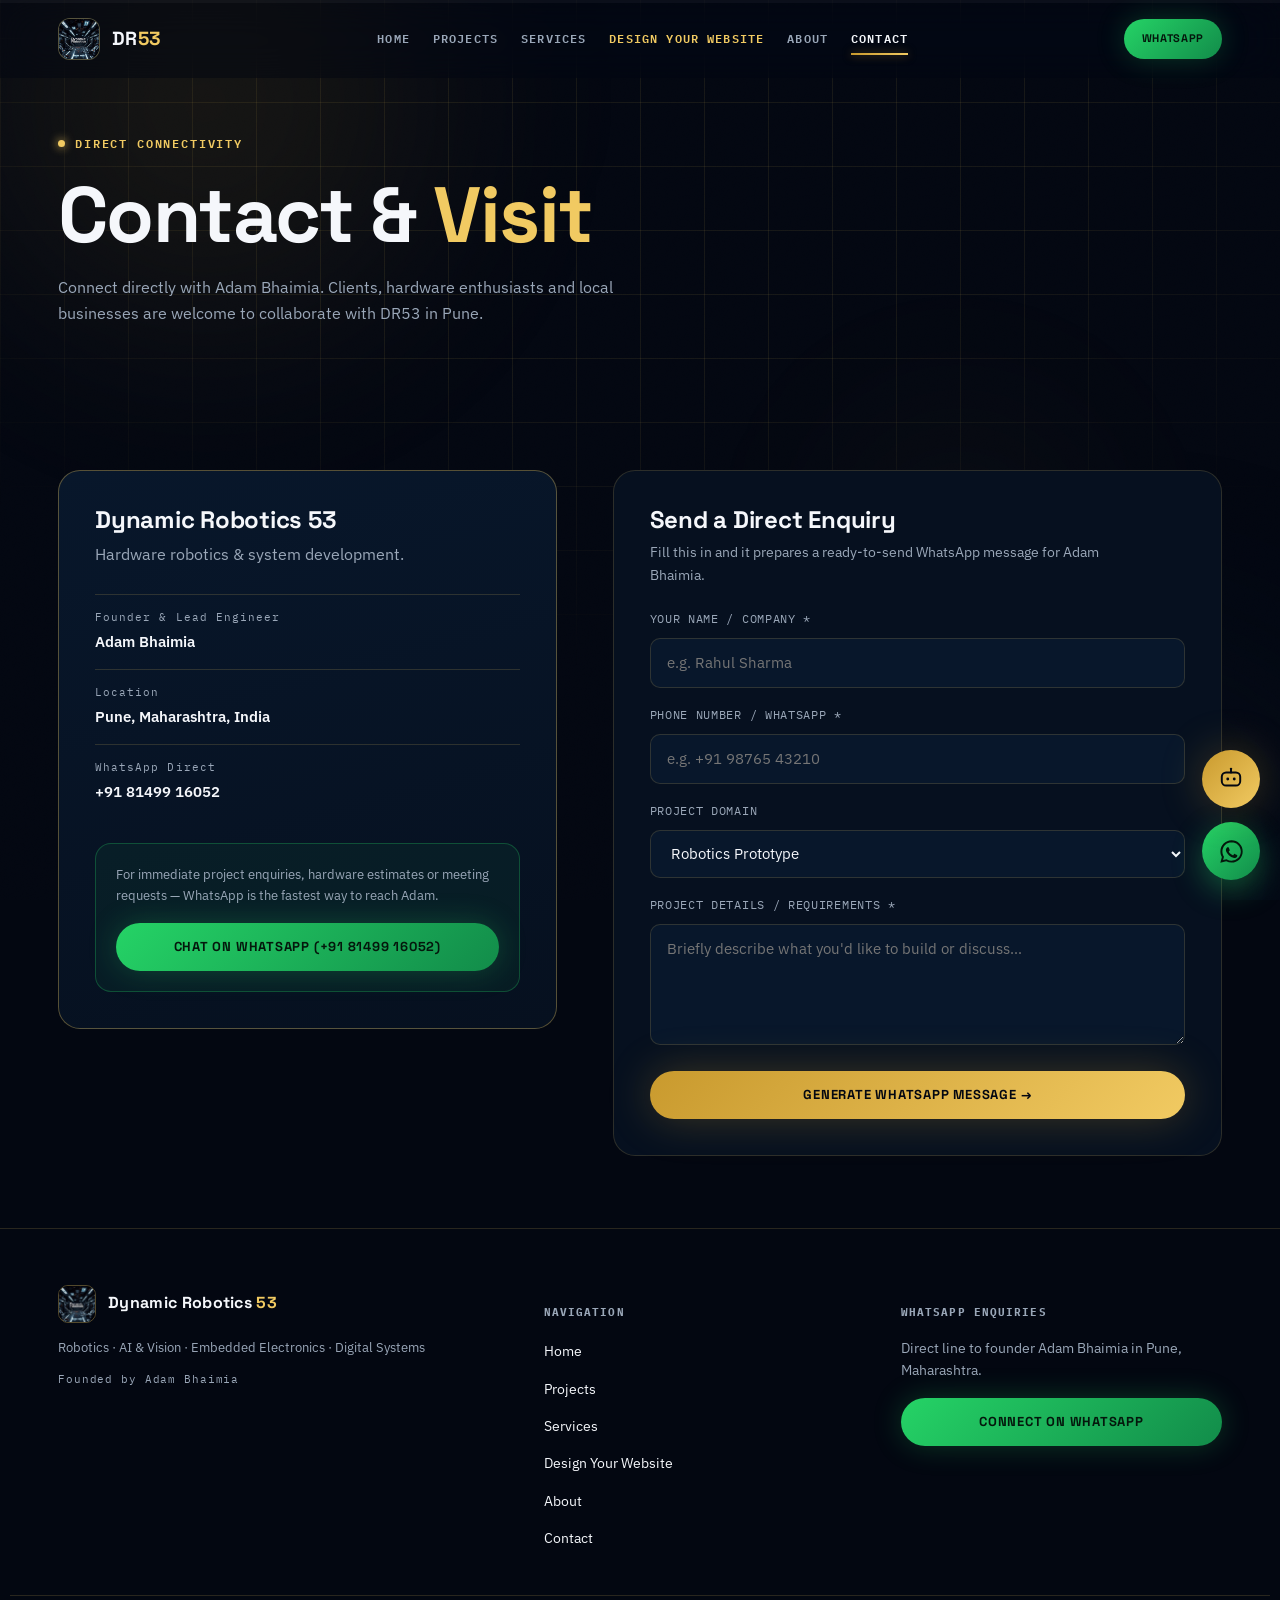
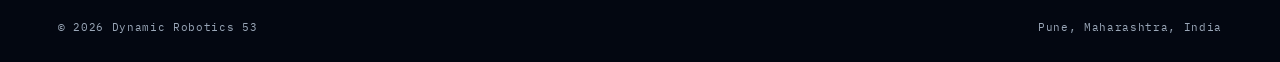
<file: visit.html>
<!DOCTYPE html>
<html lang="en">
<head>
<meta charset="UTF-8">
<meta name="viewport" content="width=device-width, initial-scale=1, viewport-fit=cover">
<title>Contact &amp; Visit — Dynamic Robotics 53</title>
<meta name="description" content="Get in touch with Adam Bhaimia at Dynamic Robotics 53 in Pune. WhatsApp direct message or physical lab consultation.">
<meta name="theme-color" content="#030711">
<link rel="icon" href="assets/favicon.png" type="image/png">
<link rel="apple-touch-icon" href="assets/logo.png">
<meta property="og:title" content="Contact — Dynamic Robotics 53">
<meta property="og:description" content="WhatsApp Adam Bhaimia directly, or send a quick project enquiry.">
<meta property="og:type" content="website">
<meta property="og:image" content="assets/logo.png">
<meta name="twitter:card" content="summary_large_image">
<link rel="preconnect" href="https://fonts.googleapis.com">
<link rel="preconnect" href="https://fonts.gstatic.com" crossorigin>
<link href="https://fonts.googleapis.com/css2?family=Space+Grotesk:wght@500;700&amp;family=IBM+Plex+Sans:wght@400;500;600&amp;family=IBM+Plex+Mono:wght@500;600&amp;display=swap" rel="stylesheet">
<link rel="stylesheet" href="style.css">
</head>
<body>
<a class="skip-link" href="#main">Skip to content</a>

<div class="boot-loader" id="bootLoader" aria-hidden="true">
  <div class="boot-inner">
    <div class="boot-mark">DR<b>53</b></div>
    <div class="boot-label">Engineering Systems / Initializing</div>
    <div class="boot-bar"><span></span></div>
    <div class="boot-status" id="bootStatus">Calibrating interface…</div>
  </div>
</div>

<div class="scroll-progress" aria-hidden="true"><span></span></div>
<div class="bg-noise" aria-hidden="true"></div>
<div class="bg-grid" aria-hidden="true"></div>
<div class="bg-glow" aria-hidden="true"><i></i><i></i><i></i></div>
<div class="bg-particles" id="bgParticles" aria-hidden="true"></div>

<header class="site-header" id="siteHeader">
  <div class="nav-wrap container">
    <a href="index.html" class="nav-brand" aria-label="DR53 home">
      <span class="nav-logo"><img src="assets/logo.png" alt="" onerror="this.parentElement.style.display='none'"></span>
      <span class="nav-wordmark">DR<b>53</b></span>
    </a>
    <nav class="nav-links" aria-label="Primary navigation">
      <a href="index.html" class="nav-link">Home</a>
      <a href="projects.html" class="nav-link">Projects</a>
      <a href="services.html" class="nav-link">Services</a>
      <a href="software.html" class="nav-link nav-link--accent">Design Your Website</a>
      <a href="about.html" class="nav-link">About</a>
      <a href="visit.html" class="nav-link is-active">Contact</a>
    </nav>
    <div class="nav-actions">
      <a href="https://wa.me/918149916052" target="_blank" rel="noopener" class="btn btn-whatsapp btn-sm nav-wa" data-magnetic>WhatsApp</a>
      <button class="nav-toggle" id="navToggle" aria-label="Open navigation" aria-controls="mobileNav" aria-expanded="false">
        <span class="nav-toggle-box"><i></i><i></i><i></i></span>
      </button>
    </div>
  </div>

</header>
  <div class="mobile-nav" id="mobileNav">
    <nav aria-label="Mobile navigation">
      <a href="index.html" class="mobile-link"><span class="mobile-link-label">Home</span><span class="mobile-link-num">01</span></a>
      <a href="projects.html" class="mobile-link"><span class="mobile-link-label">Projects</span><span class="mobile-link-num">02</span></a>
      <a href="services.html" class="mobile-link"><span class="mobile-link-label">Services</span><span class="mobile-link-num">03</span></a>
      <a href="software.html" class="mobile-link mobile-link--accent"><span class="mobile-link-label">Design Your Website</span><span class="mobile-link-num">04</span></a>
      <a href="about.html" class="mobile-link"><span class="mobile-link-label">About</span><span class="mobile-link-num">05</span></a>
      <a href="visit.html" class="mobile-link is-active"><span class="mobile-link-label">Contact</span><span class="mobile-link-num">06</span></a>
    </nav>
    <div class="mobile-nav-foot">
      <a href="https://wa.me/918149916052?text=Hi%20Adam%2C%20I%20want%20to%20start%20a%20DR53%20project." target="_blank" rel="noopener" class="btn btn-whatsapp btn-lg">Message Adam on WhatsApp</a>
      <span class="mobile-nav-tag">DR53 · Pune, Maharashtra, India</span>
    </div>
  </div>

<main id="main">
  <section class="section section-tight" style="padding-top:calc(var(--nav-h) + 50px);">
    <div class="container" data-reveal>
      <span class="kicker">Direct Connectivity</span>
      <h1>Contact &amp; <span class="gold-text">Visit</span></h1>
      <p style="font-size:16px;max-width:60ch;margin-top:16px;">Connect directly with Adam Bhaimia. Clients, hardware enthusiasts and local businesses are welcome to collaborate with DR53 in Pune.</p>
    </div>
  </section>

  <section class="section section-tight">
    <div class="container contact-grid">

      <div class="contact-panel" data-reveal>
        <h3>Dynamic Robotics 53</h3>
        <p class="contact-tagline">Hardware robotics &amp; system development.</p>

        <div class="contact-detail"><span>Founder &amp; Lead Engineer</span><strong>Adam Bhaimia</strong></div>
        <div class="contact-detail"><span>Location</span><strong>Pune, Maharashtra, India</strong></div>
        <div class="contact-detail"><span>WhatsApp Direct</span><strong>+91 81499 16052</strong></div>

        <div class="wa-box">
          <p>For immediate project enquiries, hardware estimates or meeting requests — WhatsApp is the fastest way to reach Adam.</p>
          <a href="https://wa.me/918149916052" target="_blank" rel="noopener" class="btn btn-whatsapp btn-block" data-magnetic>Chat on WhatsApp (+91 81499 16052)</a>
        </div>
      </div>

      <div class="form-panel" data-reveal>
        <h3 style="margin-bottom:8px;">Send a Direct Enquiry</h3>
        <p style="font-size:13.5px;margin-bottom:24px;">Fill this in and it prepares a ready-to-send WhatsApp message for Adam Bhaimia.</p>

        <form id="contactForm">
          <div class="form-group">
            <label for="cName">Your name / company *</label>
            <input type="text" id="cName" class="form-control" placeholder="e.g. Rahul Sharma" required>
          </div>
          <div class="form-group">
            <label for="cPhone">Phone number / WhatsApp *</label>
            <input type="tel" id="cPhone" class="form-control" placeholder="e.g. +91 98765 43210" required>
          </div>
          <div class="form-group">
            <label for="cType">Project domain</label>
            <select id="cType" class="form-control">
              <option value="Robotics Prototype">Robotics Prototype</option>
              <option value="Electronics / Microcontroller">Electronics / ESP32 / Microcontroller</option>
              <option value="AI Computer Vision">AI / Computer Vision</option>
              <option value="Web Development">Web Development</option>
              <option value="Lab Visit / General Inquiry">Lab Visit / General Inquiry</option>
            </select>
          </div>
          <div class="form-group">
            <label for="cMsg">Project details / requirements *</label>
            <textarea id="cMsg" class="form-control" rows="4" placeholder="Briefly describe what you'd like to build or discuss…" required></textarea>
          </div>
          <button type="submit" class="btn btn-primary btn-block">Generate WhatsApp Message →</button>
        </form>
      </div>

    </div>
  </section>
</main>

<footer class="site-footer">
  <div class="container footer-grid">
    <div class="footer-brand">
      <div class="footer-brand-row">
        <span class="footer-logo"><img src="assets/logo.png" alt="" onerror="this.parentElement.style.display='none'"></span>
        <span class="footer-name">Dynamic Robotics <span class="gold-text">53</span></span>
      </div>
      <p>Robotics · AI &amp; Vision · Embedded Electronics · Digital Systems</p>
      <div class="founder-credit">Founded by Adam Bhaimia</div>
    </div>
    <div class="footer-links">
      <h5>Navigation</h5>
      <ul>
        <li><a href="index.html">Home</a></li>
        <li><a href="projects.html">Projects</a></li>
        <li><a href="services.html">Services</a></li>
        <li><a href="software.html">Design Your Website</a></li>
        <li><a href="about.html">About</a></li>
        <li><a href="visit.html">Contact</a></li>
      </ul>
    </div>
    <div class="footer-contact">
      <h5>WhatsApp Enquiries</h5>
      <p style="font-size:13.5px;margin-bottom:16px;">Direct line to founder Adam Bhaimia in Pune, Maharashtra.</p>
      <a href="https://wa.me/918149916052" target="_blank" rel="noopener" class="btn btn-whatsapp btn-block">Connect on WhatsApp</a>
    </div>
  </div>
  <div class="container footer-bottom">
    <span>© 2026 Dynamic Robotics 53</span>
    <span>Pune, Maharashtra, India</span>
  </div>
</footer>

<a href="https://wa.me/918149916052" target="_blank" rel="noopener" class="wa-float" aria-label="Chat with DR53 on WhatsApp">
  <svg viewBox="0 0 24 24"><path fill="currentColor" d="M12.04 2c-5.46 0-9.91 4.45-9.91 9.91 0 1.75.46 3.45 1.32 4.95L2.05 22l5.25-1.38c1.45.79 3.08 1.21 4.74 1.21 5.46 0 9.91-4.45 9.91-9.91 0-2.65-1.03-5.14-2.9-7.01A9.84 9.84 0 0 0 12.04 2m.01 1.67c4.54 0 8.24 3.7 8.24 8.24 0 2.2-.86 4.27-2.42 5.82a8.19 8.19 0 0 1-5.83 2.42c-1.46 0-2.89-.39-4.14-1.13l-.3-.18-3.08.81.82-3-.19-.31c-.81-1.3-1.24-2.81-1.24-4.37 0-4.54 3.7-8.24 8.24-8.24m4.52 11.23c-.25-.13-1.47-.72-1.7-.81-.23-.08-.39-.13-.56.13-.17.25-.66.81-.81.98-.15.17-.3.19-.55.06-.25-.13-1.05-.39-2-1.23-.74-.66-1.24-1.47-1.39-1.72-.15-.25-.02-.38.11-.51.11-.11.25-.29.37-.44.13-.15.17-.25.25-.42.08-.17.04-.31-.02-.44-.06-.13-.56-1.34-.76-1.84-.2-.48-.4-.42-.56-.43h-.48c-.17 0-.44.06-.67.31-.23.25-.88.86-.88 2.1 0 1.24.9 2.44 1.03 2.61.13.17 1.76 2.68 4.26 3.76.6.26 1.06.41 1.42.53.6.19 1.15.16 1.58.1.48-.07 1.47-.6 1.68-1.18.21-.58.21-1.07.15-1.18-.07-.1-.23-.17-.48-.3z"/></svg>
</a>

<button class="back-top" id="backTop" aria-label="Back to top">↑</button>

<script src="script.js"></script>
</body>
</html>
</file>
<file: style.css>
/* ============================================================================
   DYNAMIC ROBOTICS 53 (DR53) — MASTER STYLESHEET
   One design system. One navigation implementation. No duplicate rules.
   Author: DR53 Engineering / Built for Adam Bhaimia
   Sections:
     1. Design tokens (:root)
     2. Reset & base
     3. Typography
     4. Layout utilities
     5. Ambient background system (grid / glow / particles / noise)
     6. Buttons
     7. Site header + desktop navigation
     8. Mobile navigation panel
     9. Hero
    10. Section headers / kickers / titles
    11. Stats / counters
    12. Project cards
    13. Achievement cards
    14. Final CTA band
    15. Services page
    16. Software / configurator page
    17. About page
    18. Contact / visit page
    19. Footer
    20. Floating WhatsApp button
    21. DR53 Concierge chatbot
    22. Boot loader / page-entrance
    23. Scroll progress + back-to-top
    24. Cursor glow / ring (desktop)
    25. Reveal + motion utilities
    26. Accessibility & focus states
    27. Reduced motion
    28. Mobile performance overrides
   ============================================================================ */

/* ---------------------------------------------------------------------------
   1. DESIGN TOKENS
--------------------------------------------------------------------------- */
:root{
  /* brand palette — do not replace with generic cyan/blue/purple */
  --black:#030711;
  --navy:#06101f;
  --navy-2:#08172b;
  --navy-3:#0c2038;
  --gold:#c99a2e;
  --gold-light:#f1ca62;
  --white:#f5f7fb;
  --muted:#9aa7b8;
  --line:rgba(241,202,98,.16);
  --line-strong:rgba(241,202,98,.34);
  --whatsapp:#25d366;
  --whatsapp-dark:#128c4a;
  --danger:#e2604f;

  --gold-glow:0 0 44px rgba(201,154,46,.28);
  --gold-glow-lg:0 0 90px rgba(201,154,46,.22);
  --shadow-card:0 24px 60px rgba(1,3,8,.55);

  --ease:cubic-bezier(.16,1,.3,1);
  --ease-soft:cubic-bezier(.22,.61,.36,1);
  --dur-fast:.22s;
  --dur:.4s;
  --dur-slow:.7s;

  --radius-sm:10px;
  --radius-md:16px;
  --radius-lg:22px;
  --radius-pill:999px;

  --nav-h:78px;
  --nav-h-mobile:68px;
  --container:1260px;
  --gutter:clamp(20px,5vw,48px);

  --font-display:'Space Grotesk',-apple-system,'Segoe UI',sans-serif;
  --font-body:'IBM Plex Sans',-apple-system,'Segoe UI',sans-serif;
  --font-mono:'IBM Plex Mono','SFMono-Regular',Consolas,monospace;

  --tap:48px;
  --z-nav:900;
  --z-mobilenav:850;
  --z-chat:920;
  --z-wa:910;
  --z-top:800;
  --z-boot:1200;
  --z-cursor:1300;
}

/* ---------------------------------------------------------------------------
   2. RESET & BASE
--------------------------------------------------------------------------- */
*,*::before,*::after{box-sizing:border-box;}
html{scroll-behavior:smooth;-webkit-text-size-adjust:100%;}
html.nav-open,html.nav-open body{overflow:hidden;height:100%;}
body{
  margin:0;
  background:var(--black);
  color:var(--white);
  font-family:var(--font-body);
  font-size:16px;
  line-height:1.65;
  -webkit-font-smoothing:antialiased;
  text-rendering:optimizeLegibility;
  overflow-x:hidden;
  position:relative;
}
img,svg{max-width:100%;display:block;}
a{color:inherit;text-decoration:none;}
button{font:inherit;color:inherit;background:none;border:0;cursor:pointer;}
ul{margin:0;padding:0;list-style:none;}
input,select,textarea{font:inherit;color:inherit;}
::selection{background:var(--gold);color:var(--black);}

/* thin gold scrollbar (webkit) */
::-webkit-scrollbar{width:10px;height:10px;}
::-webkit-scrollbar-track{background:var(--black);}
::-webkit-scrollbar-thumb{background:linear-gradient(var(--gold),var(--gold-light));border-radius:8px;border:2px solid var(--black);}

/* ---------------------------------------------------------------------------
   3. TYPOGRAPHY
--------------------------------------------------------------------------- */
h1,h2,h3,h4{
  font-family:var(--font-display);
  font-weight:700;
  line-height:1.08;
  letter-spacing:-.01em;
  margin:0;
  color:var(--white);
}
h1{font-size:clamp(2.6rem,6.4vw,4.9rem);letter-spacing:-.02em;}
h2{font-size:clamp(1.9rem,4.2vw,3.1rem);}
h3{font-size:clamp(1.2rem,2vw,1.5rem);}
h4{font-size:1.02rem;letter-spacing:.02em;}
p{margin:0 0 1em;color:var(--muted);max-width:62ch;}
p:last-child{margin-bottom:0;}
strong{color:var(--white);font-weight:600;}
.gold-text{color:var(--gold-light);}
.muted{color:var(--muted);}
.mono{font-family:var(--font-mono);}
.upper{text-transform:uppercase;letter-spacing:.12em;}

/* ---------------------------------------------------------------------------
   4. LAYOUT UTILITIES
--------------------------------------------------------------------------- */
.container{max-width:var(--container);margin-inline:auto;padding-inline:var(--gutter);}
main{display:block;position:relative;z-index:1;}
.section{padding-block:clamp(64px,9vw,120px);position:relative;}
.section-tight{padding-block:clamp(40px,6vw,72px);}
.center{text-align:center;}
.stack-lg > * + *{margin-top:clamp(20px,3vw,32px);}
.hide-desktop{display:none;}
@media (max-width:899px){
  .hide-mobile{display:none;}
  .hide-desktop{display:block;}
}

/* ---------------------------------------------------------------------------
   5. AMBIENT BACKGROUND SYSTEM
--------------------------------------------------------------------------- */
.bg-noise{
  position:fixed;inset:0;z-index:0;pointer-events:none;opacity:.035;mix-blend-mode:overlay;
  background-image:url("data:image/svg+xml,%3Csvg xmlns='http://www.w3.org/2000/svg' width='120' height='120'%3E%3Cfilter id='n'%3E%3CfeTurbulence type='fractalNoise' baseFrequency='0.9' numOctaves='2' stitchTiles='stitch'/%3E%3C/filter%3E%3Crect width='100%25' height='100%25' filter='url(%23n)'/%3E%3C/svg%3E");
}
.bg-grid{
  position:fixed;inset:-10% -10%;z-index:0;pointer-events:none;
  background-image:
    linear-gradient(var(--line) 1px,transparent 1px),
    linear-gradient(90deg,var(--line) 1px,transparent 1px);
  background-size:64px 64px;
  -webkit-mask-image:radial-gradient(ellipse 70% 60% at 50% 20%,#000 40%,transparent 85%);
  mask-image:radial-gradient(ellipse 70% 60% at 50% 20%,#000 40%,transparent 85%);
  opacity:.55;
  animation:gridPan 50s linear infinite;
  will-change:transform;
}
@keyframes gridPan{from{transform:translate3d(0,0,0);}to{transform:translate3d(64px,64px,0);}}

.bg-glow{position:fixed;inset:0;z-index:0;pointer-events:none;overflow:hidden;}
.bg-glow i{
  position:absolute;border-radius:50%;filter:blur(90px);opacity:.5;
  animation:glowDrift 22s var(--ease-soft) infinite alternate;
}
.bg-glow i:nth-child(1){width:52vw;height:52vw;top:-18vw;left:-10vw;background:radial-gradient(circle,rgba(201,154,46,.28),transparent 70%);}
.bg-glow i:nth-child(2){width:46vw;height:46vw;bottom:-20vw;right:-12vw;background:radial-gradient(circle,rgba(8,23,43,.9),transparent 70%);animation-delay:-9s;}
.bg-glow i:nth-child(3){width:30vw;height:30vw;top:38%;left:60%;background:radial-gradient(circle,rgba(241,202,98,.10),transparent 72%);animation-delay:-4s;}
@keyframes glowDrift{from{transform:translate3d(0,0,0) scale(1);}to{transform:translate3d(3%,-4%,0) scale(1.08);}}

.bg-particles{position:fixed;inset:0;z-index:0;pointer-events:none;overflow:hidden;}
.particle{
  position:absolute;bottom:-6%;width:3px;height:3px;border-radius:50%;
  background:var(--gold-light);opacity:.5;box-shadow:0 0 6px rgba(241,202,98,.8);
  animation:particleRise linear infinite;
}
@keyframes particleRise{
  0%{transform:translateY(0) translateX(0);opacity:0;}
  8%{opacity:.6;}
  92%{opacity:.35;}
  100%{transform:translateY(-115vh) translateX(var(--drift,20px));opacity:0;}
}

/* ---------------------------------------------------------------------------
   6. BUTTONS
--------------------------------------------------------------------------- */
.btn{
  position:relative;display:inline-flex;align-items:center;justify-content:center;gap:10px;
  min-height:var(--tap);padding:0 26px;border-radius:var(--radius-pill);
  font-family:var(--font-display);font-weight:700;font-size:13px;letter-spacing:.06em;
  text-transform:uppercase;white-space:nowrap;overflow:hidden;isolation:isolate;
  transition:transform var(--dur-fast) var(--ease),box-shadow var(--dur-fast) var(--ease),background var(--dur-fast) var(--ease),color var(--dur-fast) var(--ease),border-color var(--dur-fast) var(--ease);
}
.btn::before{
  content:"";position:absolute;inset:0;z-index:-1;
  background:linear-gradient(115deg,transparent 30%,rgba(255,255,255,.55) 48%,transparent 66%);
  transform:translateX(-130%);transition:transform var(--dur-slow) var(--ease);
}
.btn:hover::before{transform:translateX(130%);}
.btn b,.btn .arrow{transition:transform var(--dur-fast) var(--ease);display:inline-block;}
.btn:hover b,.btn:hover .arrow{transform:translateX(5px);}
.btn:active{transform:scale(.97);}

.btn-primary{background:linear-gradient(135deg,var(--gold),var(--gold-light));color:var(--black);box-shadow:var(--gold-glow);}
.btn-primary:hover{box-shadow:var(--gold-glow-lg);transform:translateY(-2px);}

.btn-secondary{background:rgba(241,202,98,.04);color:var(--gold-light);border:1.5px solid var(--line-strong);}
.btn-secondary:hover{background:var(--gold);color:var(--black);border-color:var(--gold);transform:translateY(-2px);}

.btn-whatsapp{background:linear-gradient(135deg,var(--whatsapp),var(--whatsapp-dark));color:#04170c;box-shadow:0 0 30px rgba(37,211,102,.24);}
.btn-whatsapp:hover{box-shadow:0 0 46px rgba(37,211,102,.4);transform:translateY(-2px);}

.btn-ghost{background:transparent;color:var(--white);border:1.5px solid var(--line);}
.btn-ghost:hover{border-color:var(--gold-light);color:var(--gold-light);}

.btn-lg{min-height:56px;padding:0 32px;font-size:14px;}
.btn-sm{min-height:40px;padding:0 18px;font-size:11px;}
.btn-block{width:100%;}

.text-link{
  display:inline-flex;align-items:center;gap:8px;color:var(--gold-light);
  font-family:var(--font-mono);font-size:12px;letter-spacing:.08em;text-transform:uppercase;
  border-bottom:1px solid transparent;padding-bottom:3px;transition:border-color var(--dur-fast);
}
.text-link:hover{border-color:var(--gold-light);}
.text-link .arrow{transition:transform var(--dur-fast) var(--ease);}
.text-link:hover .arrow{transform:translateX(4px);}

/* ---------------------------------------------------------------------------
   7. SITE HEADER + DESKTOP NAV  (single implementation)
--------------------------------------------------------------------------- */
.site-header{
  position:fixed;top:0;left:0;right:0;z-index:var(--z-nav);
  height:var(--nav-h);
  background:rgba(3,7,17,.5);
  backdrop-filter:blur(18px) saturate(140%);
  -webkit-backdrop-filter:blur(18px) saturate(140%);
  border-bottom:1px solid transparent;
  transition:background var(--dur) var(--ease),border-color var(--dur) var(--ease),box-shadow var(--dur) var(--ease),height var(--dur) var(--ease);
}
.site-header.is-scrolled{
  background:rgba(3,7,17,.86);
  border-bottom-color:var(--line);
  box-shadow:0 18px 50px rgba(0,0,0,.35);
}
.nav-wrap{height:100%;display:flex;align-items:center;justify-content:space-between;gap:20px;}

.nav-brand{display:flex;align-items:center;gap:12px;flex-shrink:0;}
.nav-logo{
  width:42px;height:42px;border-radius:12px;overflow:hidden;flex-shrink:0;
  border:1px solid var(--line-strong);background:var(--navy-2);
}
.nav-logo img{width:100%;height:100%;object-fit:cover;object-position:50% 42%;}
.nav-wordmark{font-family:var(--font-display);font-weight:700;font-size:19px;letter-spacing:.02em;color:var(--white);}
.nav-wordmark b{color:var(--gold-light);font-weight:700;}

.nav-links{display:flex;align-items:center;gap:clamp(14px,1.8vw,28px);height:100%;}
.nav-link{
  position:relative;height:100%;display:flex;align-items:center;
  font-family:var(--font-mono);font-size:11.5px;font-weight:600;letter-spacing:.1em;text-transform:uppercase;
  color:var(--muted);transition:color var(--dur-fast);
}
.nav-link::after{
  content:"";position:absolute;left:0;right:0;bottom:22px;height:2px;
  background:linear-gradient(90deg,var(--gold),var(--gold-light));
  transform:scaleX(0);transform-origin:left;transition:transform var(--dur) var(--ease);
  box-shadow:0 0 10px rgba(201,154,46,.6);
}
.nav-link:hover{color:var(--white);}
.nav-link:hover::after{transform:scaleX(1);}
.nav-link.is-active{color:var(--white);}
.nav-link.is-active::after{transform:scaleX(1);}
.nav-link--accent{color:var(--gold-light);}

.nav-actions{display:flex;align-items:center;gap:12px;flex-shrink:0;}
.nav-wa{display:inline-flex;}

.nav-toggle{
  display:none;width:var(--tap);height:var(--tap);border-radius:12px;flex-shrink:0;
  align-items:center;justify-content:center;
}
.nav-toggle:active{background:rgba(255,255,255,.06);}
.nav-toggle-box{position:relative;width:22px;height:16px;}
.nav-toggle-box i{
  position:absolute;left:0;right:0;height:2px;border-radius:2px;background:var(--white);
  transition:transform var(--dur) var(--ease),opacity var(--dur-fast) var(--ease),top var(--dur) var(--ease);
}
.nav-toggle-box i:nth-child(1){top:0;}
.nav-toggle-box i:nth-child(2){top:7px;}
.nav-toggle-box i:nth-child(3){top:14px;}
.nav-toggle[aria-expanded="true"] .nav-toggle-box i:nth-child(1){top:7px;transform:rotate(45deg);}
.nav-toggle[aria-expanded="true"] .nav-toggle-box i:nth-child(2){opacity:0;}
.nav-toggle[aria-expanded="true"] .nav-toggle-box i:nth-child(3){top:7px;transform:rotate(-45deg);}

/* ---------------------------------------------------------------------------
   8. MOBILE NAVIGATION PANEL (single implementation, used site-wide)
--------------------------------------------------------------------------- */
@media (max-width:899px){
  .site-header{height:var(--nav-h-mobile);}
  .nav-links{display:none;}
  .nav-wa{display:none;}
  .nav-toggle{display:flex;}
  .nav-wordmark{font-size:17px;}
  .nav-logo{width:36px;height:36px;}
}
/* Mobile navigation — rendered outside the header stacking context for reliable iOS/Android display */
.mobile-nav{
  position:fixed;
  inset:0;
  z-index:1105;
  display:flex;
  flex-direction:column;
  justify-content:space-between;
  padding:calc(var(--nav-h-mobile) + env(safe-area-inset-top, 0px) + 8px) clamp(22px,7vw,40px) calc(28px + env(safe-area-inset-bottom, 0px));
  background:linear-gradient(180deg,rgba(6,16,31,.985),rgba(3,7,17,.995));
  -webkit-backdrop-filter:blur(22px);
  backdrop-filter:blur(22px);
  transform:translate3d(100%,0,0);
  opacity:0;
  visibility:hidden;
  pointer-events:none;
  transition:
    transform .52s var(--ease),
    opacity .28s ease,
    visibility 0s linear .52s;
  overflow-y:auto;
  overflow-x:hidden;
  overscroll-behavior:contain;
  -webkit-overflow-scrolling:touch;
  isolation:isolate;
}
.mobile-nav.is-open{
  transform:translate3d(0,0,0);
  opacity:1;
  visibility:visible;
  pointer-events:auto;
  transition:
    transform .52s var(--ease),
    opacity .28s ease,
    visibility 0s;
}
.mobile-nav::before{
  content:"";
  position:absolute;
  top:0;left:0;right:0;
  height:1px;
  background:linear-gradient(90deg,transparent,var(--line-strong),transparent);
  pointer-events:none;
}
.mobile-nav nav{display:flex;flex-direction:column;padding-top:12px;position:relative;z-index:1;}
.mobile-link{
  display:flex;align-items:center;justify-content:space-between;gap:14px;
  min-height:60px;padding:14px 4px;font-family:var(--font-display);font-weight:700;
  font-size:clamp(20px,6vw,26px);color:var(--white);
  border-bottom:1px solid var(--line);
  transform:translateX(18px);
  opacity:0;
  transition:color var(--dur-fast),padding-left var(--dur-fast),transform .46s var(--ease),opacity .34s ease;
}
.mobile-nav.is-open .mobile-link{transform:translateX(0);opacity:1;}
.mobile-nav.is-open .mobile-link:nth-child(1){transition-delay:.04s;}
.mobile-nav.is-open .mobile-link:nth-child(2){transition-delay:.08s;}
.mobile-nav.is-open .mobile-link:nth-child(3){transition-delay:.12s;}
.mobile-nav.is-open .mobile-link:nth-child(4){transition-delay:.16s;}
.mobile-nav.is-open .mobile-link:nth-child(5){transition-delay:.20s;}
.mobile-nav.is-open .mobile-link:nth-child(6){transition-delay:.24s;}
.mobile-link-label{display:flex;align-items:center;}
.mobile-link-label::before{content:"";width:7px;height:7px;border-radius:50%;background:transparent;margin-right:0;box-shadow:none;transition:all var(--dur-fast);flex-shrink:0;}
.mobile-link-num{font-family:var(--font-mono);font-size:12px;font-weight:600;letter-spacing:.08em;color:var(--muted);opacity:.4;flex-shrink:0;}
.mobile-link.is-active{color:var(--gold-light);padding-left:14px;border-bottom-color:var(--line-strong);}
.mobile-link.is-active .mobile-link-label::before{width:7px;margin-right:10px;background:var(--gold-light);box-shadow:0 0 10px var(--gold-light);}
.mobile-link.is-active .mobile-link-num{color:var(--gold-light);opacity:.85;}
.mobile-link--accent{color:var(--gold-light);}
.mobile-link:active{padding-left:10px;}
.mobile-nav-foot{
  display:flex;flex-direction:column;gap:14px;padding-top:22px;
  position:relative;z-index:1;
}
.mobile-nav-foot .btn{width:100%;}
.mobile-nav-tag{font-family:var(--font-mono);font-size:11px;letter-spacing:.1em;color:var(--muted);text-align:center;}

/* ---------------------------------------------------------------------------
   9. HERO
--------------------------------------------------------------------------- */
.hero{
  min-height:100svh;display:flex;align-items:center;
  padding-top:calc(var(--nav-h) + 40px);padding-bottom:60px;
  position:relative;
}
.hero .container{display:grid;grid-template-columns:1.05fr .95fr;gap:clamp(30px,5vw,60px);align-items:center;}
.kicker{
  display:inline-flex;align-items:center;gap:10px;font-family:var(--font-mono);
  font-size:11.5px;font-weight:600;letter-spacing:.16em;text-transform:uppercase;color:var(--gold-light);
  margin-bottom:20px;
}
.kicker::before{content:"";width:7px;height:7px;border-radius:50%;background:var(--gold-light);box-shadow:0 0 10px var(--gold-light);animation:dotPulse 2.2s ease-in-out infinite;flex-shrink:0;}
@keyframes dotPulse{0%,100%{opacity:1;transform:scale(1);}50%{opacity:.45;transform:scale(.7);}}

.hero h1{margin-bottom:22px;text-transform:uppercase;}
.hero h1 .line{display:block;overflow:hidden;}
.hero h1 .line span{display:inline-block;transform:translateY(115%);animation:lineUp .8s var(--ease) forwards;}
.hero h1 .line:nth-child(1) span{animation-delay:.15s;}
.hero h1 .line:nth-child(2) span{animation-delay:.32s;color:var(--gold-light);}
.hero h1 .line:nth-child(3) span{animation-delay:.49s;}
@keyframes lineUp{to{transform:translateY(0);}}

.hero-lead{font-size:clamp(15px,1.5vw,18px);max-width:46ch;margin-bottom:32px;}
.hero-ctas{display:flex;flex-wrap:wrap;gap:14px;margin-bottom:44px;}
.hero-ctas.center{justify-content:center;}
.hero-proof{display:flex;gap:clamp(22px,4vw,44px);flex-wrap:wrap;}
.hero-proof div{border-left:2px solid var(--line-strong);padding-left:14px;}
.hero-proof strong{display:block;font-family:var(--font-display);font-size:14px;letter-spacing:.04em;color:var(--white);}
.hero-proof span{font-family:var(--font-mono);font-size:11px;color:var(--muted);letter-spacing:.03em;}

/* --- hero core system visual --- */
.hero-visual{position:relative;display:flex;align-items:center;justify-content:center;min-height:380px;}
.orbit{position:absolute;border-radius:50%;border:1px solid var(--line);pointer-events:none;}
.orbit-a{width:118%;height:118%;animation:spin 46s linear infinite;}
.orbit-a::before{content:"";position:absolute;top:-3px;left:50%;width:6px;height:6px;margin-left:-3px;border-radius:50%;background:var(--gold-light);box-shadow:0 0 12px var(--gold-light);}
.orbit-b{width:140%;height:140%;border-style:dashed;border-color:var(--line);animation:spin 64s linear infinite reverse;}
@keyframes spin{to{transform:rotate(360deg);}}

.core-card{
  position:relative;z-index:1;width:min(400px,90%);border-radius:var(--radius-lg);
  background:linear-gradient(165deg,rgba(8,23,43,.92),rgba(3,7,17,.96));
  border:1px solid var(--line-strong);box-shadow:var(--shadow-card),0 0 90px rgba(201,154,46,.08);
  padding:26px 26px 30px;overflow:hidden;
}
.core-top{display:flex;align-items:center;justify-content:space-between;font-family:var(--font-mono);font-size:10.5px;letter-spacing:.1em;color:var(--muted);margin-bottom:22px;}
.core-top b{color:#8ef0ab;display:inline-flex;align-items:center;gap:6px;}
.core-top b::before{content:"";width:6px;height:6px;border-radius:50%;background:#3ee87f;box-shadow:0 0 8px #3ee87f;animation:dotPulse 1.8s ease-in-out infinite;}
.core-logo{display:flex;flex-direction:column;align-items:center;gap:12px;padding:18px 0 24px;position:relative;}
.core-logo-mark{width:64px;height:64px;border-radius:16px;overflow:hidden;border:1px solid var(--line-strong);}
.core-logo-mark img{width:100%;height:100%;object-fit:cover;}
.core-logo strong{font-family:var(--font-display);font-size:22px;letter-spacing:.04em;}
.core-logo strong b{color:var(--gold-light);}
.core-scan{position:absolute;left:0;right:0;height:2px;top:0;background:linear-gradient(90deg,transparent,var(--gold-light),transparent);opacity:.8;animation:scanMove 3.6s linear infinite;}
@keyframes scanMove{0%{top:6%;opacity:0;}10%{opacity:.9;}90%{opacity:.9;}100%{top:96%;opacity:0;}}
.readout{
  display:flex;align-items:center;justify-content:space-between;gap:10px;padding:11px 0;
  border-top:1px solid var(--line);font-family:var(--font-mono);font-size:12px;letter-spacing:.04em;
  opacity:0;transform:translateX(14px);animation:readoutIn .6s var(--ease) forwards;
}
.readout:nth-child(1){animation-delay:.9s;}
.readout:nth-child(2){animation-delay:1.08s;}
.readout:nth-child(3){animation-delay:1.26s;}
@keyframes readoutIn{to{opacity:1;transform:translateX(0);}}
.readout span:first-child{color:var(--muted);}
.readout b{color:var(--gold-light);letter-spacing:.08em;}
.readout::before{content:"";width:6px;height:6px;border-radius:50%;background:var(--gold-light);margin-right:10px;box-shadow:0 0 8px var(--gold-light);}

/* ---------------------------------------------------------------------------
   10. SECTION HEADERS / TITLES
--------------------------------------------------------------------------- */
.section-head{display:flex;justify-content:space-between;align-items:flex-end;flex-wrap:wrap;gap:18px;margin-bottom:clamp(34px,5vw,56px);}
.title-wrap{overflow:hidden;}
.title-wrap span{display:block;transform:translateY(100%);transition:transform .9s var(--ease);}
.title-wrap.in-view span{transform:translateY(0);}
.section-head p{margin-top:14px;}

/* ---------------------------------------------------------------------------
   11. STATS / COUNTERS
--------------------------------------------------------------------------- */
.stats-row{display:grid;grid-template-columns:repeat(3,1fr);gap:1px;background:var(--line);border:1px solid var(--line);border-radius:var(--radius-md);overflow:hidden;margin-top:clamp(40px,6vw,64px);}
.stat{background:var(--navy);padding:26px 20px;text-align:center;}
.stat-num{font-family:var(--font-display);font-weight:700;font-size:clamp(2rem,4vw,2.8rem);color:var(--gold-light);line-height:1;}
.stat-num::after{content:attr(data-suffix);}
.stat-label{margin-top:8px;font-family:var(--font-mono);font-size:11px;letter-spacing:.1em;text-transform:uppercase;color:var(--muted);}

/* ---------------------------------------------------------------------------
   12. PROJECT CARDS
--------------------------------------------------------------------------- */
.project-grid{display:grid;grid-template-columns:repeat(auto-fit,minmax(300px,1fr));gap:26px;}
.project-card{
  position:relative;display:block;border-radius:var(--radius-lg);overflow:hidden;
  background:var(--navy);border:1px solid var(--line);isolation:isolate;
  transition:transform var(--dur) var(--ease),border-color var(--dur) var(--ease),box-shadow var(--dur) var(--ease);
}
.project-card::before{
  content:"";position:absolute;inset:0;z-index:2;pointer-events:none;opacity:0;
  background:radial-gradient(320px circle at var(--mx,50%) var(--my,50%),rgba(241,202,98,.16),transparent 60%);
  transition:opacity var(--dur) var(--ease);
}
.project-card:hover{border-color:var(--line-strong);box-shadow:0 26px 60px rgba(0,0,0,.5),0 0 50px rgba(201,154,46,.12);}
.project-card:hover::before{opacity:1;}
.project-media{position:relative;aspect-ratio:4/3;overflow:hidden;background:var(--navy-2);}
.project-media img{width:100%;height:100%;object-fit:cover;transform:scale(1.02);transition:transform var(--dur-slow) var(--ease);}
.project-card:hover .project-media img{transform:scale(1.12);}
.project-media::after{content:"";position:absolute;inset:0;background:linear-gradient(180deg,rgba(3,7,17,0) 40%,rgba(3,7,17,.92) 100%);}
.project-media .sweep{
  position:absolute;inset:0;z-index:1;
  background:linear-gradient(100deg,transparent 35%,rgba(255,255,255,.16) 48%,transparent 60%);
  transform:translateX(-140%);transition:transform var(--dur-slow) var(--ease);
}
.project-card:hover .sweep{transform:translateX(140%);}
.project-tag{
  position:absolute;left:14px;top:14px;z-index:2;font-family:var(--font-mono);font-size:10.5px;
  letter-spacing:.08em;color:var(--gold-light);background:rgba(3,7,17,.72);border:1px solid var(--line-strong);
  padding:6px 11px;border-radius:var(--radius-pill);
}
.project-body{padding:22px 22px 24px;position:relative;z-index:1;}
.project-body h3{font-size:1.15rem;margin-bottom:8px;transition:transform var(--dur-fast) var(--ease);}
.project-card:hover .project-body h3{transform:translateX(4px);}
.project-body p{font-size:14px;margin-bottom:16px;}
.project-tags{display:flex;flex-wrap:wrap;gap:7px;margin-bottom:18px;}
.project-tags b{font-weight:600;font-family:var(--font-mono);font-size:10px;letter-spacing:.06em;color:var(--muted);border:1px solid var(--line);padding:5px 9px;border-radius:6px;}
.project-cta{display:inline-flex;align-items:center;gap:8px;font-family:var(--font-mono);font-size:11.5px;letter-spacing:.08em;text-transform:uppercase;color:var(--gold-light);}
.project-cta .arrow{transition:transform var(--dur-fast) var(--ease);}
.project-card:hover .project-cta .arrow{transform:translate(4px,-4px);}

/* big project layout used on projects.html */
.project-feature{display:grid;grid-template-columns:1fr 1fr;gap:clamp(28px,5vw,64px);align-items:center;padding-block:clamp(40px,6vw,64px);border-bottom:1px solid var(--line);}
.project-feature:last-child{border-bottom:0;}
.project-feature.reverse{direction:rtl;}
.project-feature.reverse > *{direction:ltr;}
.project-feature-media{position:relative;border-radius:var(--radius-lg);overflow:hidden;aspect-ratio:5/4;border:1px solid var(--line);}
.project-feature-media img{width:100%;height:100%;object-fit:cover;}
.project-feature-media .project-tag{left:16px;top:16px;}
.project-feature h2{margin:14px 0 16px;}
.project-feature .project-tags{margin:20px 0 26px;}

/* ---------------------------------------------------------------------------
   13. ACHIEVEMENT CARDS
--------------------------------------------------------------------------- */
.ach-grid{display:grid;grid-template-columns:repeat(auto-fit,minmax(280px,1fr));gap:24px;}
.ach-card{
  position:relative;padding:28px 26px;border-radius:var(--radius-lg);background:var(--navy);
  border:1px solid var(--line);isolation:isolate;overflow:hidden;
  transition:transform var(--dur) var(--ease),border-color var(--dur) var(--ease),box-shadow var(--dur) var(--ease);
}
.ach-card::before{
  content:"";position:absolute;inset:0;opacity:0;pointer-events:none;
  background:radial-gradient(280px circle at var(--mx,50%) var(--my,50%),rgba(241,202,98,.14),transparent 60%);
  transition:opacity var(--dur) var(--ease);
}
.ach-card:hover{border-color:var(--line-strong);transform:translateY(-4px);box-shadow:0 20px 46px rgba(0,0,0,.45);}
.ach-card:hover::before{opacity:1;}
.ach-eyebrow{display:block;font-family:var(--font-mono);font-size:11px;letter-spacing:.1em;color:var(--gold-light);margin-bottom:14px;}
.ach-card h3{font-size:1.1rem;margin-bottom:10px;}
.ach-card p{font-size:14px;margin-bottom:14px;}
.ach-card small{display:block;font-family:var(--font-mono);font-size:10.5px;letter-spacing:.04em;color:var(--muted);padding-top:14px;border-top:1px solid var(--line);}

/* ---------------------------------------------------------------------------
   14. FINAL CTA BAND
--------------------------------------------------------------------------- */
.cta-band{position:relative;text-align:center;padding-block:clamp(70px,10vw,120px);overflow:hidden;border-top:1px solid var(--line);}
.cta-glow{position:absolute;left:50%;top:50%;width:70vw;height:70vw;max-width:900px;max-height:900px;transform:translate(-50%,-50%);border-radius:50%;background:radial-gradient(circle,rgba(201,154,46,.14),transparent 68%);animation:ctaBreathe 6s ease-in-out infinite;pointer-events:none;}
@keyframes ctaBreathe{0%,100%{opacity:.55;transform:translate(-50%,-50%) scale(1);}50%{opacity:1;transform:translate(-50%,-50%) scale(1.08);}}
.cta-band h2{margin:16px 0 18px;}
.cta-band p{margin-inline:auto;margin-bottom:32px;}

/* ---------------------------------------------------------------------------
   15. SERVICES PAGE
--------------------------------------------------------------------------- */
.services-grid{display:grid;grid-template-columns:repeat(auto-fit,minmax(320px,1fr));gap:24px;}
.service-card{
  padding:30px 28px;border-radius:var(--radius-lg);background:var(--navy);border:1px solid var(--line);
  display:flex;flex-direction:column;transition:border-color var(--dur) var(--ease),transform var(--dur) var(--ease),box-shadow var(--dur) var(--ease);
}
.service-card:hover{border-color:var(--line-strong);transform:translateY(-4px);box-shadow:0 20px 46px rgba(0,0,0,.4);}
.service-card--accent{border-color:var(--line-strong);background:linear-gradient(165deg,rgba(201,154,46,.09),var(--navy) 55%);}
.service-icon{width:52px;height:52px;border-radius:14px;display:flex;align-items:center;justify-content:center;font-size:24px;background:rgba(241,202,98,.08);border:1px solid var(--line-strong);margin-bottom:20px;}
.service-card h3{font-size:1.15rem;margin-bottom:12px;}
.service-card p{font-size:14px;margin-bottom:18px;}
.service-tags{display:flex;flex-wrap:wrap;gap:7px;margin-bottom:24px;}
.service-tags b{font-weight:600;font-family:var(--font-mono);font-size:10px;letter-spacing:.05em;color:var(--gold-light);border:1px solid var(--line-strong);padding:5px 10px;border-radius:6px;background:rgba(241,202,98,.05);}
.service-card .btn{margin-top:auto;}

/* ---------------------------------------------------------------------------
   16. SOFTWARE / CONFIGURATOR PAGE
--------------------------------------------------------------------------- */
.config-steps{display:flex;gap:10px;margin-bottom:40px;}
.config-steps i{flex:1;height:3px;border-radius:3px;background:var(--line);overflow:hidden;position:relative;}
.config-steps i::after{content:"";position:absolute;inset:0;background:linear-gradient(90deg,var(--gold),var(--gold-light));transform:scaleX(0);transform-origin:left;transition:transform var(--dur-slow) var(--ease);}
.config-steps i.is-active::after,.config-steps i.is-done::after{transform:scaleX(1);}

.configurator{display:grid;grid-template-columns:1.6fr 1fr;gap:32px;align-items:start;}
.config-card{background:var(--navy);border:1px solid var(--line);border-radius:var(--radius-lg);padding:clamp(24px,4vw,36px);margin-bottom:26px;scroll-margin-top:120px;}
.step-badge{display:inline-block;font-family:var(--font-mono);font-size:10.5px;letter-spacing:.1em;color:var(--gold-light);border:1px solid var(--line-strong);border-radius:var(--radius-pill);padding:5px 12px;margin-bottom:16px;}
.config-card h3{margin-bottom:22px;font-size:1.2rem;}

.pkg-grid{display:grid;grid-template-columns:repeat(auto-fit,minmax(220px,1fr));gap:16px;}
.pkg-option{display:block;cursor:pointer;}
.pkg-option input{position:absolute;opacity:0;pointer-events:none;}
.pkg-card{position:relative;height:100%;padding:22px 20px;border-radius:var(--radius-md);border:1.5px solid var(--line);background:var(--navy-2);transition:border-color var(--dur-fast),box-shadow var(--dur-fast),transform var(--dur-fast);}
.pkg-option input:checked + .pkg-card{border-color:var(--gold);box-shadow:0 0 0 1px var(--gold),var(--gold-glow);transform:translateY(-2px);}
.pkg-card:hover{border-color:var(--line-strong);}
.pkg-tag{position:absolute;top:-11px;right:16px;background:var(--gold);color:var(--black);font-family:var(--font-mono);font-size:9.5px;font-weight:700;letter-spacing:.06em;padding:4px 10px;border-radius:var(--radius-pill);}
.pkg-name{display:block;font-family:var(--font-mono);font-size:12px;letter-spacing:.1em;color:var(--muted);margin-bottom:6px;}
.pkg-price{font-family:var(--font-display);font-weight:700;font-size:1.7rem;color:var(--gold-light);margin-bottom:10px;}
.pkg-card p{font-size:13px;margin-bottom:14px;}
.pkg-card ul{display:flex;flex-direction:column;gap:6px;}
.pkg-card li{font-size:12.5px;color:var(--muted);padding-left:16px;position:relative;}
.pkg-card li::before{content:"—";position:absolute;left:0;color:var(--gold);}

.addon-grid{display:grid;grid-template-columns:repeat(auto-fit,minmax(200px,1fr));gap:12px;}
.addon-option{display:block;cursor:pointer;}
.addon-option input{position:absolute;opacity:0;pointer-events:none;}
.addon-box{display:flex;align-items:center;justify-content:space-between;gap:10px;padding:15px 16px;border-radius:var(--radius-sm);border:1.5px solid var(--line);background:var(--navy-2);min-height:var(--tap);transition:border-color var(--dur-fast),background var(--dur-fast);}
.addon-option input:checked + .addon-box{border-color:var(--gold);background:rgba(201,154,46,.08);}
.addon-title{font-size:13px;color:var(--white);}
.addon-cost{font-family:var(--font-mono);font-size:12px;color:var(--gold-light);flex-shrink:0;}

.form-group{margin-bottom:18px;}
.form-group label{display:block;font-family:var(--font-mono);font-size:11.5px;letter-spacing:.06em;text-transform:uppercase;color:var(--muted);margin-bottom:9px;}
.form-control{
  width:100%;min-height:var(--tap);padding:12px 16px;border-radius:var(--radius-sm);
  background:var(--navy-2);border:1.5px solid var(--line);color:var(--white);font-size:14.5px;
  transition:border-color var(--dur-fast);
}
.form-control:focus{outline:none;border-color:var(--gold);}
textarea.form-control{min-height:110px;resize:vertical;}
.domain-row{display:flex;gap:10px;}
.domain-row .form-control{flex:1;}
.form-help{display:block;margin-top:8px;font-size:12.5px;color:var(--muted);}

.faq-accordion{border:1px solid var(--line);border-radius:var(--radius-sm);overflow:hidden;margin:22px 0;}
.faq-toggle{width:100%;display:flex;justify-content:space-between;align-items:center;padding:16px 18px;min-height:var(--tap);font-size:13.5px;font-weight:600;text-align:left;}
.faq-icon{font-family:var(--font-mono);color:var(--gold-light);font-size:18px;transition:transform var(--dur-fast);}
.faq-toggle[aria-expanded="true"] .faq-icon{transform:rotate(45deg);}
.faq-panel{max-height:0;overflow:hidden;transition:max-height var(--dur-slow) var(--ease);padding:0 18px;}
.faq-panel.is-open{max-height:400px;padding-bottom:18px;}
.faq-panel ul{display:flex;flex-direction:column;gap:10px;margin-top:10px;}
.faq-panel li{font-size:13px;padding-left:16px;position:relative;color:var(--muted);}
.faq-panel li::before{content:"—";position:absolute;left:0;color:var(--gold);}

.quote-panel{position:sticky;top:calc(var(--nav-h) + 20px);background:linear-gradient(165deg,var(--navy-2),var(--navy));border:1px solid var(--line-strong);border-radius:var(--radius-lg);padding:26px 24px;box-shadow:var(--shadow-card);}
.quote-head{display:flex;justify-content:space-between;align-items:center;margin-bottom:18px;}
.quote-head h4{font-size:14px;letter-spacing:.06em;}
.live-pulse{font-family:var(--font-mono);font-size:9.5px;letter-spacing:.06em;color:#8ef0ab;display:flex;align-items:center;gap:6px;}
.live-pulse::before{content:"";width:6px;height:6px;border-radius:50%;background:#3ee87f;box-shadow:0 0 8px #3ee87f;animation:dotPulse 1.6s ease-in-out infinite;}
.quote-row{display:flex;justify-content:space-between;font-size:13.5px;padding:9px 0;color:var(--muted);}
.quote-row strong{color:var(--white);}
.quote-divider{height:1px;background:var(--line);margin:6px 0;}
.quote-addons span{font-size:12px;letter-spacing:.06em;text-transform:uppercase;color:var(--muted);font-family:var(--font-mono);}
.quote-addons ul{margin-top:8px;display:flex;flex-direction:column;gap:5px;}
.quote-addons li{font-size:12.5px;color:var(--white);}
.quote-addons .muted-li{color:var(--muted);}
.quote-total{display:flex;justify-content:space-between;align-items:center;padding:14px 0;}
.quote-total span{font-size:13px;color:var(--muted);}
.total-price{font-family:var(--font-display);font-weight:700;font-size:1.9rem;color:var(--gold-light);}
.quote-disclaimer{font-size:11.5px;color:var(--muted);margin-bottom:18px;}

/* ---------------------------------------------------------------------------
   17. ABOUT PAGE
--------------------------------------------------------------------------- */
.about-grid{display:grid;grid-template-columns:1.3fr 1fr;gap:clamp(30px,5vw,60px);align-items:start;}
.about-lead{font-size:clamp(16px,1.6vw,19px);color:var(--white);font-weight:500;border-left:2px solid var(--gold);padding-left:20px;margin-bottom:24px;}
.founder-strip{display:flex;gap:16px;align-items:flex-start;margin-top:28px;padding:22px;border-radius:var(--radius-md);background:var(--navy);border:1px solid var(--line);}
.founder-strip span{display:block;font-family:var(--font-mono);font-size:11px;letter-spacing:.1em;color:var(--gold-light);margin-bottom:6px;}
.founder-strip h4{margin-bottom:8px;}

.identity-card{border-radius:var(--radius-lg);background:linear-gradient(165deg,var(--navy-2),var(--navy));border:1px solid var(--line-strong);padding:28px;text-align:center;position:relative;overflow:hidden;}
.identity-mark{width:80px;height:80px;border-radius:20px;overflow:hidden;margin:0 auto 18px;border:1px solid var(--line-strong);position:relative;}
.identity-mark img{width:100%;height:100%;object-fit:cover;}
.identity-mark .core-scan{opacity:.6;}
.identity-card h3{font-size:1.3rem;margin-bottom:10px;}
.location-badge{display:inline-block;font-family:var(--font-mono);font-size:11px;letter-spacing:.06em;color:var(--muted);border:1px solid var(--line);padding:7px 14px;border-radius:var(--radius-pill);}
.pillars{margin-top:26px;display:flex;flex-direction:column;gap:20px;text-align:left;}
.pillar{display:flex;gap:16px;}
.pillar-num{font-family:var(--font-mono);font-size:12px;color:var(--gold-light);flex-shrink:0;width:26px;padding-top:2px;}
.pillar h4{font-size:13.5px;letter-spacing:.04em;margin-bottom:6px;}
.pillar p{font-size:13px;}

/* ---------------------------------------------------------------------------
   18. CONTACT / VISIT PAGE
--------------------------------------------------------------------------- */
.contact-grid{display:grid;grid-template-columns:.9fr 1.1fr;gap:clamp(28px,5vw,56px);align-items:start;}
.contact-panel{background:linear-gradient(165deg,var(--navy-2),var(--navy));border:1px solid var(--line-strong);border-radius:var(--radius-lg);padding:clamp(26px,4vw,36px);}
.contact-panel h3{margin-bottom:8px;}
.contact-tagline{margin-bottom:26px;}
.contact-detail{padding:14px 0;border-top:1px solid var(--line);display:flex;flex-direction:column;gap:4px;}
.contact-detail span{font-family:var(--font-mono);font-size:10.5px;letter-spacing:.1em;color:var(--muted);}
.contact-detail strong{font-size:15px;}
.wa-box{margin-top:24px;padding:20px;border-radius:var(--radius-md);background:rgba(37,211,102,.06);border:1px solid rgba(37,211,102,.28);}
.wa-box p{font-size:13px;margin-bottom:16px;}
.form-panel{background:var(--navy);border:1px solid var(--line);border-radius:var(--radius-lg);padding:clamp(26px,4vw,36px);}

/* ---------------------------------------------------------------------------
   19. FOOTER
--------------------------------------------------------------------------- */
.site-footer{border-top:1px solid var(--line);padding-block:56px 26px;position:relative;z-index:1;}
.footer-grid{display:grid;grid-template-columns:1.4fr 1fr 1fr;gap:36px;}
.footer-brand-row{display:flex;align-items:center;gap:12px;margin-bottom:14px;}
.footer-logo{width:38px;height:38px;border-radius:10px;overflow:hidden;border:1px solid var(--line-strong);}
.footer-logo img{width:100%;height:100%;object-fit:cover;}
.footer-name{font-family:var(--font-display);font-weight:700;font-size:16px;letter-spacing:.02em;}
.footer-brand p{font-size:13px;margin-bottom:12px;}
.founder-credit{font-family:var(--font-mono);font-size:11px;letter-spacing:.08em;color:var(--muted);}
.footer-links h5,.footer-contact h5{font-family:var(--font-mono);font-size:11px;letter-spacing:.1em;text-transform:uppercase;color:var(--muted);margin-bottom:16px;}
.footer-links ul{display:flex;flex-direction:column;gap:11px;}
.footer-links a{font-size:13.5px;color:var(--white);transition:color var(--dur-fast);}
.footer-links a:hover{color:var(--gold-light);}
.footer-bottom{margin-top:44px;padding-top:22px;border-top:1px solid var(--line);display:flex;justify-content:space-between;flex-wrap:wrap;gap:10px;font-family:var(--font-mono);font-size:11px;letter-spacing:.06em;color:var(--muted);}

/* ---------------------------------------------------------------------------
   20. FLOATING WHATSAPP BUTTON
--------------------------------------------------------------------------- */
.wa-float{
  position:fixed;right:20px;bottom:20px;z-index:var(--z-wa);
  width:58px;height:58px;border-radius:50%;display:flex;align-items:center;justify-content:center;
  background:linear-gradient(135deg,var(--whatsapp),var(--whatsapp-dark));color:#04170c;
  box-shadow:0 10px 30px rgba(37,211,102,.35);transition:transform var(--dur-fast) var(--ease),box-shadow var(--dur-fast);
}
.wa-float svg{width:27px;height:27px;}
.wa-float:hover{transform:scale(1.08);box-shadow:0 14px 40px rgba(37,211,102,.5);}
.wa-float:active{transform:scale(.96);}
@media (max-width:640px){.wa-float{right:14px;bottom:14px;width:52px;height:52px;}.wa-float svg{width:24px;height:24px;}}

/* ---------------------------------------------------------------------------
   21. DR53 CONCIERGE CHATBOT
--------------------------------------------------------------------------- */
.chat-fab{
  position:fixed;right:20px;bottom:92px;z-index:var(--z-chat);
  width:58px;height:58px;border-radius:50%;display:flex;align-items:center;justify-content:center;
  background:linear-gradient(135deg,var(--gold),var(--gold-light));color:var(--black);
  box-shadow:var(--gold-glow);transition:transform var(--dur-fast) var(--ease);
}
.chat-fab svg{width:26px;height:26px;}
.chat-fab::before{
  content:"";position:absolute;inset:-6px;border-radius:50%;border:2px solid var(--gold-light);
  animation:fabPulse 2.6s ease-out infinite;opacity:0;
}
.chat-fab:hover{transform:scale(1.08);}
.chat-fab.is-open::before{animation:none;opacity:0;}
@keyframes fabPulse{0%{transform:scale(.85);opacity:.6;}100%{transform:scale(1.35);opacity:0;}}
@media (max-width:640px){.chat-fab{right:14px;bottom:78px;width:52px;height:52px;}.chat-fab svg{width:23px;height:23px;}}

.chat-window{
  position:fixed;right:20px;bottom:162px;z-index:var(--z-chat);
  width:min(380px,calc(100vw - 28px));max-height:min(600px,72vh);
  display:flex;flex-direction:column;border-radius:var(--radius-lg);overflow:hidden;
  background:linear-gradient(180deg,var(--navy-2),var(--black));border:1px solid var(--line-strong);
  box-shadow:0 30px 80px rgba(0,0,0,.6);
  transform-origin:bottom right;transform:scale(.92) translateY(12px);opacity:0;visibility:hidden;
  transition:transform var(--dur) var(--ease),opacity var(--dur) var(--ease),visibility 0s linear var(--dur);
}
.chat-window.is-open{transform:scale(1) translateY(0);opacity:1;visibility:visible;transition:transform var(--dur) var(--ease),opacity var(--dur) var(--ease),visibility 0s;}
@media (max-width:640px){
  .chat-window{right:10px;left:10px;width:auto;bottom:138px;max-height:70vh;}
}
.chat-head{display:flex;align-items:center;justify-content:space-between;padding:16px 18px;border-bottom:1px solid var(--line);flex-shrink:0;}
.chat-head-brand{display:flex;align-items:center;gap:11px;}
.chat-mark{width:34px;height:34px;border-radius:9px;background:linear-gradient(135deg,var(--gold),var(--gold-light));color:var(--black);font-family:var(--font-mono);font-weight:700;font-size:10px;display:flex;align-items:center;justify-content:center;flex-shrink:0;}
.chat-head-brand strong{display:block;font-size:13.5px;font-family:var(--font-display);}
.chat-status{font-family:var(--font-mono);font-size:9.5px;letter-spacing:.06em;color:#8ef0ab;display:flex;align-items:center;gap:5px;}
.chat-status::before{content:"";width:5px;height:5px;border-radius:50%;background:#3ee87f;box-shadow:0 0 6px #3ee87f;}
.chat-close{width:36px;height:36px;border-radius:9px;display:flex;align-items:center;justify-content:center;font-size:18px;color:var(--muted);}
.chat-close:hover{color:var(--white);background:rgba(255,255,255,.05);}

.chat-messages{flex:1;overflow-y:auto;padding:16px 16px 6px;display:flex;flex-direction:column;gap:12px;scroll-behavior:smooth;}
.chat-msg{max-width:86%;padding:11px 14px;border-radius:14px;font-size:13.5px;line-height:1.55;animation:msgIn .35s var(--ease-soft) both;}
@keyframes msgIn{from{opacity:0;transform:translateY(8px);}to{opacity:1;transform:translateY(0);}}
.chat-msg.bot{align-self:flex-start;background:var(--navy);border:1px solid var(--line);border-bottom-left-radius:4px;color:var(--white);}
.chat-msg.user{align-self:flex-end;background:linear-gradient(135deg,var(--gold),var(--gold-light));color:var(--black);border-bottom-right-radius:4px;font-weight:500;}
.chat-typing{align-self:flex-start;display:flex;gap:4px;padding:12px 15px;background:var(--navy);border:1px solid var(--line);border-radius:14px;border-bottom-left-radius:4px;}
.chat-typing i{width:6px;height:6px;border-radius:50%;background:var(--muted);animation:typingBounce 1.1s ease-in-out infinite;}
.chat-typing i:nth-child(2){animation-delay:.15s;}
.chat-typing i:nth-child(3){animation-delay:.3s;}
@keyframes typingBounce{0%,60%,100%{transform:translateY(0);opacity:.5;}30%{transform:translateY(-5px);opacity:1;}}

.chat-suggest{display:flex;flex-wrap:wrap;gap:8px;padding:4px 16px 14px;flex-shrink:0;}
.chat-chip{font-family:var(--font-mono);font-size:11px;letter-spacing:.03em;padding:8px 12px;border-radius:var(--radius-pill);border:1px solid var(--line-strong);color:var(--gold-light);transition:background var(--dur-fast),color var(--dur-fast);}
.chat-chip:hover{background:var(--gold);color:var(--black);}

.chat-form{display:flex;gap:9px;align-items:flex-end;padding:12px 14px;border-top:1px solid var(--line);flex-shrink:0;}
.chat-input{flex:1;resize:none;max-height:96px;min-height:40px;background:var(--navy-2);border:1.5px solid var(--line);border-radius:var(--radius-md);padding:10px 14px;font-size:13.5px;color:var(--white);line-height:1.4;}
.chat-input:focus{outline:none;border-color:var(--gold);}
.chat-send{width:40px;height:40px;border-radius:11px;flex-shrink:0;background:linear-gradient(135deg,var(--gold),var(--gold-light));color:var(--black);display:flex;align-items:center;justify-content:center;font-size:16px;transition:transform var(--dur-fast);}
.chat-send:hover{transform:scale(1.06);}
.chat-foot{padding:9px 16px;text-align:center;font-family:var(--font-mono);font-size:9.5px;letter-spacing:.06em;color:var(--muted);border-top:1px solid var(--line);flex-shrink:0;}

/* ---------------------------------------------------------------------------
   22. BOOT LOADER / PAGE ENTRANCE
--------------------------------------------------------------------------- */
.boot-loader{
  position:fixed;inset:0;z-index:var(--z-boot);background:var(--black);
  display:flex;align-items:center;justify-content:center;
  transition:opacity .6s var(--ease),visibility 0s linear .6s;
}
.boot-loader.is-done{opacity:0;visibility:hidden;pointer-events:none;transform:scale(1.015);}
.boot-inner{text-align:center;animation:bootCoreIn .55s var(--ease) both;}
@keyframes bootCoreIn{from{opacity:0;transform:translateY(14px) scale(.97);}to{opacity:1;transform:translateY(0) scale(1);}}
.boot-mark{font-family:var(--font-display);font-weight:700;font-size:2.6rem;letter-spacing:.04em;margin-bottom:14px;}
.boot-mark b{color:var(--gold-light);}
.boot-label{font-family:var(--font-mono);font-size:11px;letter-spacing:.14em;color:var(--muted);margin-bottom:22px;}
.boot-bar{width:220px;height:2px;background:var(--line);border-radius:2px;overflow:hidden;margin-inline:auto;}
.boot-bar span{display:block;height:100%;width:0%;background:linear-gradient(90deg,var(--gold),var(--gold-light));transition:width .76s var(--ease);}
.boot-loader.is-filling .boot-bar span{width:100%;}
.boot-status{margin-top:16px;font-family:var(--font-mono);font-size:10.5px;color:var(--gold-light);letter-spacing:.06em;min-height:14px;}

body.page-ready main,body.page-ready .site-header,body.page-ready .site-footer{animation:pageIn .7s var(--ease) both;}
@keyframes pageIn{from{opacity:0;transform:translateY(10px);}to{opacity:1;transform:translateY(0);}}
body.page-exit{animation:pageOut .18s ease forwards;}
@keyframes pageOut{to{opacity:0;}}

/* ---------------------------------------------------------------------------
   23. SCROLL PROGRESS + BACK TO TOP
--------------------------------------------------------------------------- */
.scroll-progress{position:fixed;top:0;left:0;right:0;height:3px;z-index:1100;background:rgba(255,255,255,.04);pointer-events:none;}
.scroll-progress span{display:block;height:100%;width:0%;background:linear-gradient(90deg,var(--gold),var(--gold-light));box-shadow:0 0 12px rgba(201,154,46,.7);}
.back-top{
  position:fixed;left:20px;bottom:20px;z-index:var(--z-top);width:48px;height:48px;border-radius:50%;
  background:var(--navy-2);border:1px solid var(--line-strong);color:var(--gold-light);
  display:flex;align-items:center;justify-content:center;font-size:18px;
  opacity:0;transform:translateY(12px) scale(.9);pointer-events:none;
  transition:opacity var(--dur-fast) var(--ease),transform var(--dur-fast) var(--ease);
}
.back-top.show{opacity:1;transform:translateY(0) scale(1);pointer-events:auto;}
.back-top:hover{background:var(--gold);color:var(--black);}
@media (max-width:640px){.back-top{left:14px;bottom:14px;width:44px;height:44px;}}

/* ---------------------------------------------------------------------------
   24. CURSOR GLOW / RING (desktop only, injected via JS)
--------------------------------------------------------------------------- */
.cursor-glow,.cursor-ring{position:fixed;top:0;left:0;z-index:var(--z-cursor);pointer-events:none;opacity:0;transition:opacity .3s;}
.cursor-glow{width:340px;height:340px;margin:-170px 0 0 -170px;border-radius:50%;background:radial-gradient(circle,rgba(201,154,46,.08),transparent 70%);}
.cursor-ring{width:26px;height:26px;margin:-13px 0 0 -13px;border-radius:50%;border:1.5px solid var(--gold-light);}
body.has-cursor-fx .cursor-glow,body.has-cursor-fx .cursor-ring{opacity:1;}
body.cursor-hover .cursor-ring{transform:scale(1.7);background:rgba(241,202,98,.08);}
@media (hover:none),(pointer:coarse){.cursor-glow,.cursor-ring{display:none;}}

/* click ripple */
.ripple{position:fixed;z-index:1250;width:10px;height:10px;margin:-5px 0 0 -5px;border-radius:50%;background:rgba(241,202,98,.55);pointer-events:none;animation:rippleOut .65s var(--ease-soft) forwards;}
@keyframes rippleOut{to{width:220px;height:220px;margin:-110px 0 0 -110px;opacity:0;}}

/* ---------------------------------------------------------------------------
   25. REVEAL + MOTION UTILITIES
--------------------------------------------------------------------------- */
[data-reveal]{opacity:0;transform:translateY(26px);transition:opacity .8s var(--ease),transform .8s var(--ease);}
[data-reveal].in-view{opacity:1;transform:translateY(0);}
[data-reveal="fade"]{transform:none;}
[data-reveal="zoom"]{transform:scale(.94);}
[data-reveal="zoom"].in-view{transform:scale(1);}
.line-accent{display:inline-block;width:46px;height:2px;background:linear-gradient(90deg,var(--gold),var(--gold-light));transform:scaleX(0);transform-origin:left;transition:transform .8s var(--ease);margin-bottom:16px;}
.line-accent.in-view{transform:scaleX(1);}

/* ---------------------------------------------------------------------------
   26. ACCESSIBILITY & FOCUS
--------------------------------------------------------------------------- */
a:focus-visible,button:focus-visible,input:focus-visible,textarea:focus-visible,select:focus-visible{
  outline:2px solid var(--gold-light);outline-offset:3px;border-radius:6px;
}
.skip-link{
  position:fixed;top:-60px;left:12px;z-index:2000;background:var(--gold);color:var(--black);
  padding:10px 18px;border-radius:8px;font-weight:700;font-size:13px;transition:top var(--dur-fast);
}
.skip-link:focus{top:12px;}
img.img-missing{background:var(--navy-2);}
.img-fallback{position:absolute;inset:0;display:flex;align-items:center;justify-content:center;font-family:var(--font-mono);font-size:11px;letter-spacing:.1em;color:var(--muted);background:var(--navy-2);}

/* ---------------------------------------------------------------------------
   27. REDUCED MOTION — respected everywhere
--------------------------------------------------------------------------- */
@media (prefers-reduced-motion:reduce){
  *,*::before,*::after{animation-duration:.001ms!important;animation-iteration-count:1!important;transition-duration:.001ms!important;scroll-behavior:auto!important;}
  .bg-grid,.bg-glow i,.orbit-a,.orbit-b,.core-scan,.readout,.hero h1 .line span{animation:none!important;}
  [data-reveal]{opacity:1!important;transform:none!important;}
  .title-wrap span{transform:none!important;}
  .cursor-glow,.cursor-ring{display:none!important;}
  .boot-loader{display:none!important;}
}

/* ---------------------------------------------------------------------------
   28. MOBILE PERFORMANCE OVERRIDES
--------------------------------------------------------------------------- */
@media (max-width:899px){
  .bg-glow i{filter:blur(46px);}
  .bg-grid{opacity:.35;}
  .hero{padding-top:calc(var(--nav-h-mobile) + 26px);min-height:auto;}
  .hero .container{grid-template-columns:1fr;}
  .hero-visual{min-height:280px;order:-1;margin-bottom:8px;}
  .core-card{width:100%;}
  .orbit-b{display:none;}
  .stats-row{grid-template-columns:1fr;}
  .project-feature,.project-feature.reverse{grid-template-columns:1fr;direction:ltr;}
  .about-grid,.contact-grid,.configurator{grid-template-columns:1fr;}
  .quote-panel{position:static;}
  .footer-grid{grid-template-columns:1fr;gap:30px;}
  .section-head{flex-direction:column;align-items:flex-start;}
  /* no expensive pointer effects on touch */
  .project-card,.ach-card{transform:none!important;}
  .project-card:active,.ach-card:active,.service-card:active{transform:scale(.98)!important;}
}
@media (max-width:480px){
  .hero-ctas{flex-direction:column;align-items:stretch;}
  .hero-proof{gap:16px;}
}
</file>
